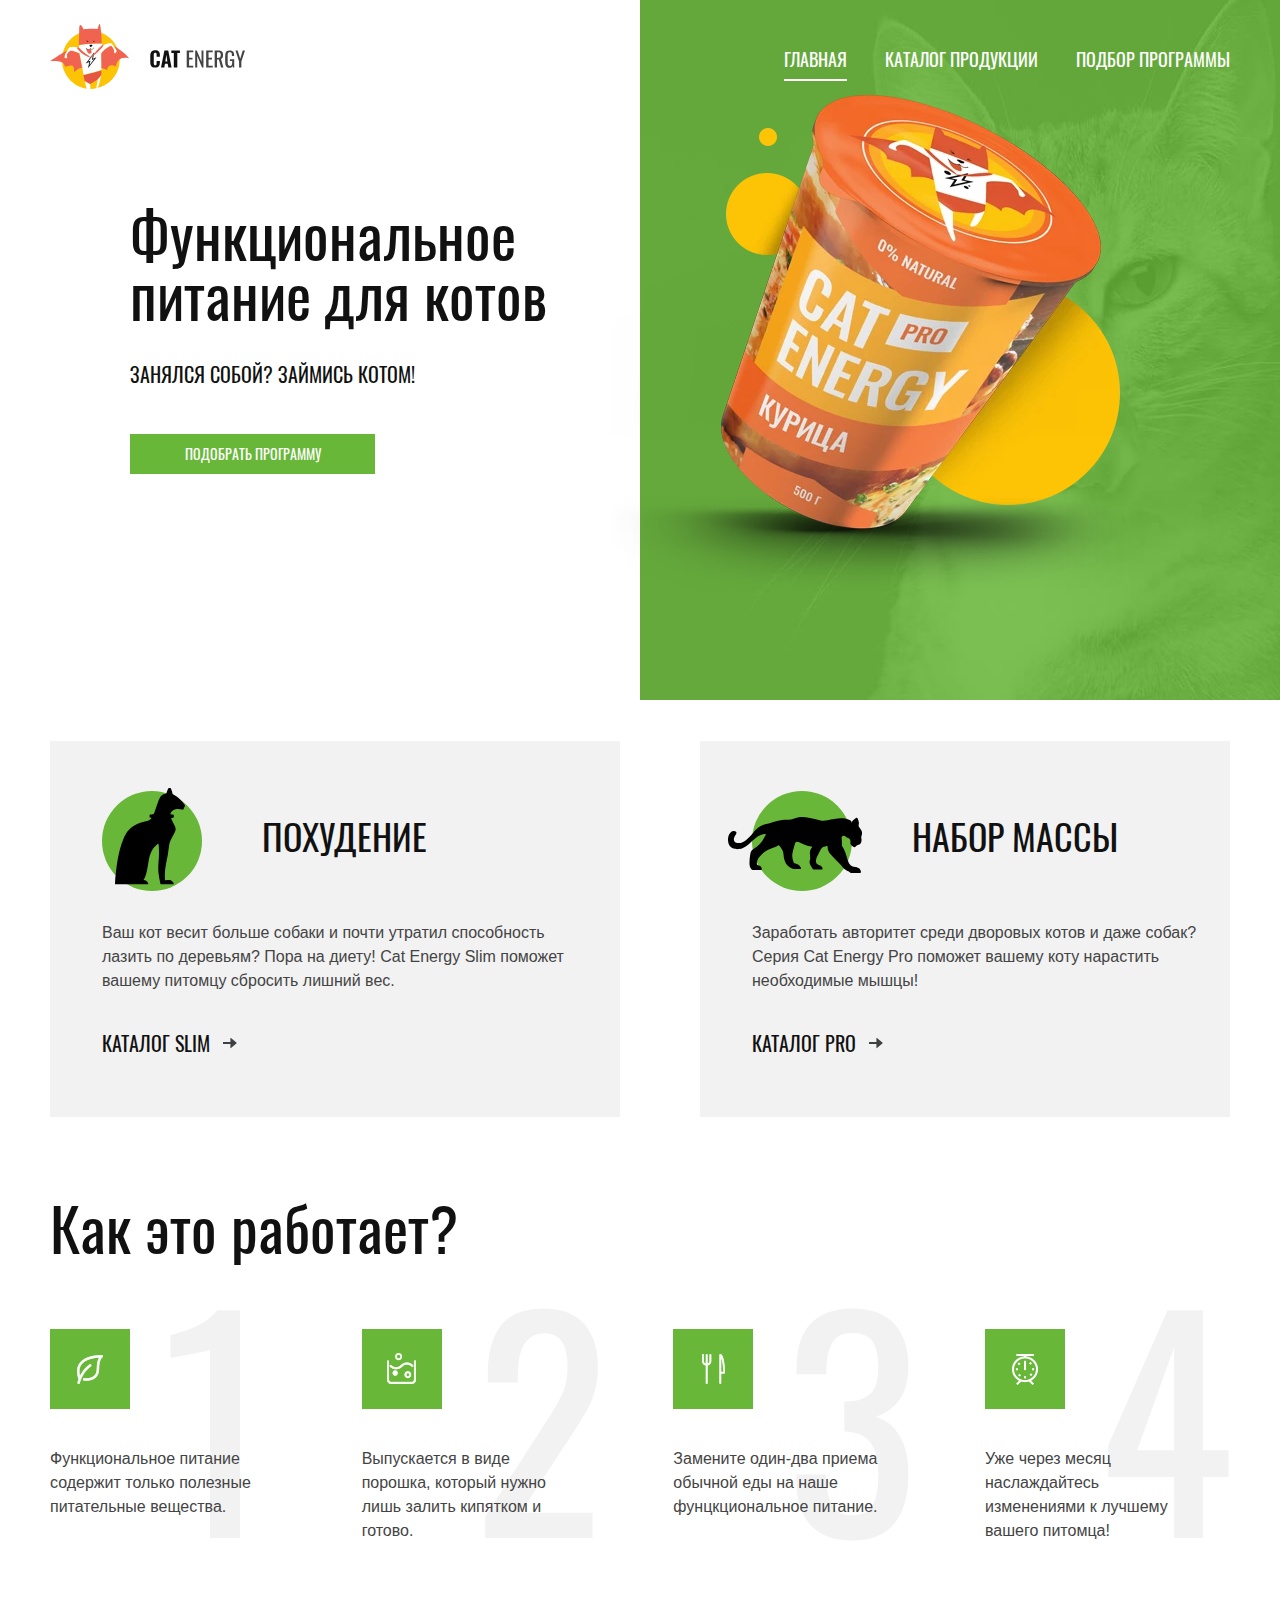
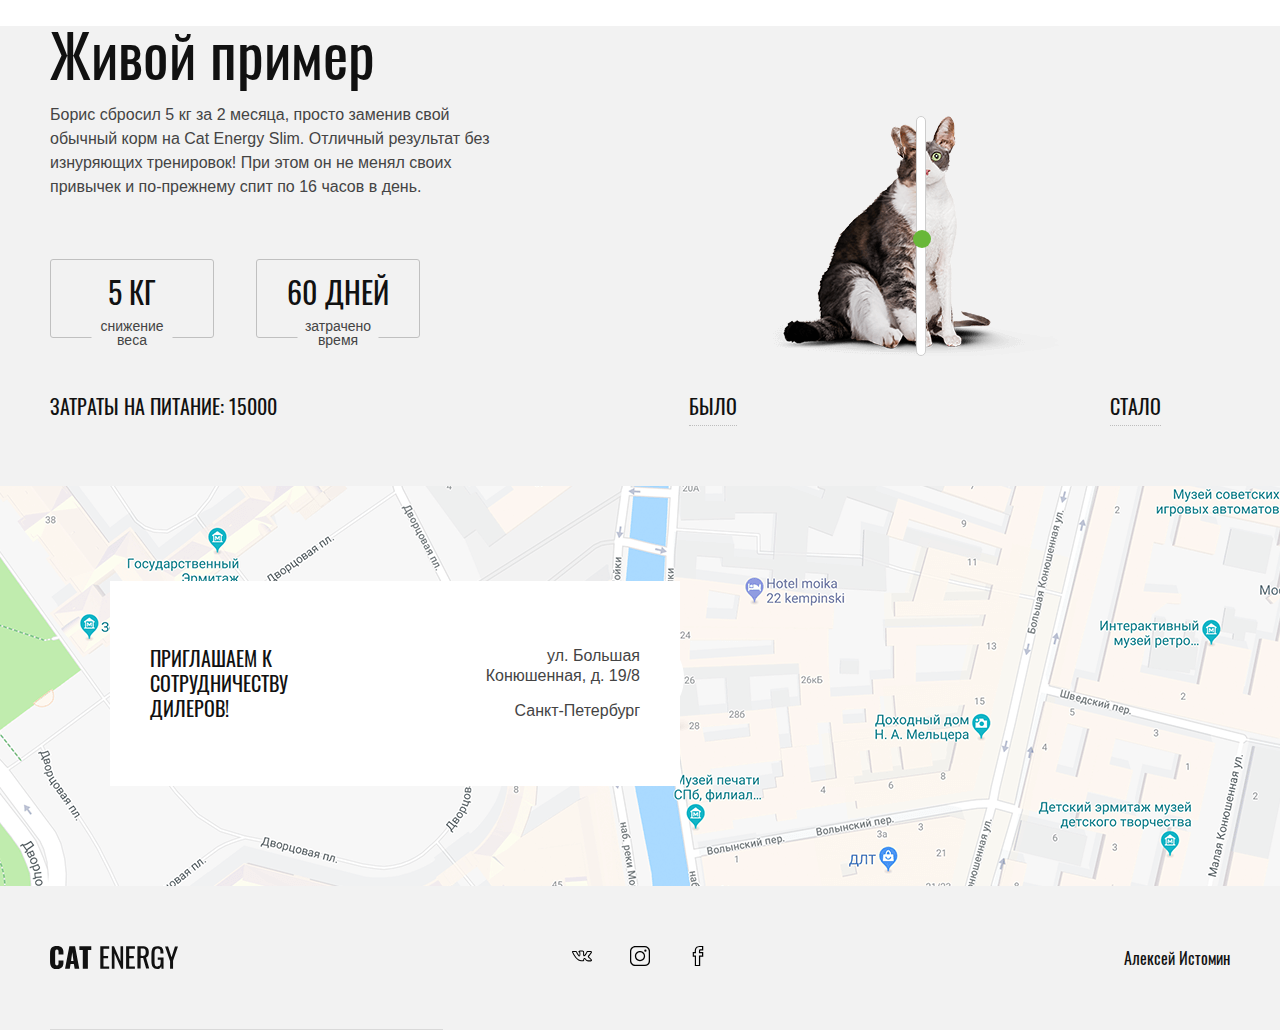
<file: index.html>
<!doctype html>
<html lang="ru" dir="ltr">
<head>
  <meta charset="UTF-8">
  <meta name="viewport"
        content="width=device-width, initial-scale=1.0, minimum-scale=1.0, viewport-fit=cover">
  <meta http-equiv="X-UA-Compatible" content="ie=edge">
  <title>Cat Energy: Функциональное питание для кошек</title>
  <meta name="description" content="Функциональное питание для кошек">
  <meta name="keywords" content="Питание для кошек, кошки, питание">
  <link rel="icon" type="image/x-icon" href="favicon.ico">
  <link rel="apple-touch-icon-precomposed" href="cat--5-152-85909.png">
  <meta name="msapplication-TileColor" content="#ffffff" />
  <meta name="msapplication-TileImage" content="cat--5-144-85909.png">
  <link rel="apple-touch-icon-precomposed" sizes="152x152" href="cat--5-152-85909.png">
  <link rel="apple-touch-icon-precomposed" sizes="144x144" href="cat--5-144-85909.png">
  <link rel="apple-touch-icon-precomposed" sizes="120x120" href="cat--5-120-85909.png">
  <link rel="apple-touch-icon-precomposed" sizes="114x114" href="cat--5-114-85909.png">
  <link rel="apple-touch-icon-precomposed" sizes="72x72" href="cat--5-72-85909.png">
  <link rel="apple-touch-icon-precomposed" href="cat--5-57-85909.png">
  <link rel="icon" href="cat--5-32-85909.png" sizes="32x32">
  <meta name="theme-color" content="#68b738">
  <link rel="preload" href="fonts/oswaldregular.woff2" as="font">
  <link rel="preload" href="fonts/oswaldmedium.woff2" as="font">
  <style>@font-face{font-family:"Oswald";src:url("fonts/oswaldregular.woff2") format("woff2"),url("fonts/oswaldregular.woff") format("woff");font-weight:400;font-style:normal;font-stretch:normal;font-display:swap;unicode-range:u -2054}.container{width:87.5%;margin:0 auto}@media (min-width:660px){.container{width:92.1875%}}@media (min-width:1300px){.container{width:84.722222222%;max-width:1220px}}html{font-family:sans-serif;-ms-text-size-adjust:100%;-webkit-text-size-adjust:100%}body{margin:0}figure,header,main,nav,section{display:block}a{background-color:transparent}h1{font-size:2em;margin:0.67em 0}img{border:0}svg:not(:root){overflow:hidden}figure{margin:1em 40px}button{color:inherit;font:inherit;margin:0}button{overflow:visible}button{text-transform:none}button{-webkit-appearance:button}button::-moz-focus-inner{border:0;padding:0}body{margin:0;font-family:'Oswald','Arial',sans-serif;font-weight:400;color:#111111}img{max-width:100%;height:auto;vertical-align:top}ul{padding:0;margin:0;list-style:none}a{color:#ffffff;text-decoration:none}li{list-style-type:none;margin:0;padding:0}p{margin:0}button{padding:0;border:none;background-color:transparent}.page-header{background-image:url("img/index-background-mobile@1x.jpg");background-repeat:no-repeat;background-position:100% 65px;background-size:contain}@media (-webkit-min-device-pixel-ratio:2),(min-resolution:192dpi){.page-header{background-image:url("img/index-background-mobile@2x.jpg")}}.page-header__logo{margin:0}.page-header__inner{position:relative;padding-top:11px;padding-bottom:15px;display:-webkit-box;display:flex;-webkit-box-pack:justify;justify-content:space-between;-webkit-box-align:center;align-items:center}.page-header__toggle{box-sizing:border-box;height:18px;width:24px;position:relative}.page-header__toggle span{position:absolute;display:block;width:inherit;height:2px;background-color:#222222}.page-header__toggle span:first-child{top:0}.page-header__toggle span:nth-child(2){top:8px}.page-header__toggle span:last-child{top:16px}@media (min-width:660px){.page-header{background-image:none}.page-header__toggle{display:none}.page-header__inner{padding:0;margin-right:auto;flex-shrink:0}.page-header__wrapper{display:-webkit-box;display:flex;-webkit-box-align:start;align-items:flex-start;padding-top:24px}}@media (min-width:1180px){.page-header{background-image:url("img/index-background-desktop@1x.jpg");background-size:50% 700px;background-position:right top}}@media (min-width:1180px) and (-webkit-min-device-pixel-ratio:2),(min-width:1180px) and (min-resolution:192dpi){.page-header{background-image:url("img/index-background-desktop@2x.jpg");background-size:720px 696px}}.main-nav{position:absolute;top:65px;left:0;width:100%;z-index:10}.main-nav--closed{-webkit-transform:scaleY(0);transform:scaleY(0);-webkit-transform-origin:top;transform-origin:top}.main-nav__list{width:100%}.main-nav__item{border-top:1px solid #e6e6e6}.main-nav__item:last-child{border-bottom:1px solid #e6e6e6}.main-nav__link{display:block;box-sizing:border-box;font-family:Oswald,Arial,sans-serif;font-weight:500;color:#111111;background-color:#ffffff;font-size:20px;line-height:20px;text-align:center;padding:23px 0;text-transform:uppercase}@media (min-width:660px){.main-nav{position:relative;top:initial;left:initial;z-index:initial;width:initial}.main-nav--closed{-webkit-transform:none;transform:none}.main-nav__list{display:-webkit-box;display:flex;-webkit-box-pack:start;justify-content:flex-start}.main-nav__item{border:none;margin-right:10px}.main-nav__item:last-child{border:none;margin-right:0}.main-nav__link{position:relative;font-size:18px;line-height:24px}.main-nav__link--active::before{content:"";position:absolute;left:0;bottom:13px;width:100%;height:2px;background-color:#68b738}}@media (min-width:1180px){.main-nav__item{margin-right:38px}.main-nav__link{background-color:transparent;color:#ffffff}.main-nav__link--active::before{background-color:#ffffff}}.title{font-family:Oswald,Arial,sans-serif;font-weight:400;color:#ffffff;font-size:36px;line-height:36px;margin:0}@media (min-width:660px){.title{font-size:60px;line-height:60px}}.intro{display:-webkit-box;display:flex;-webkit-box-orient:vertical;-webkit-box-direction:normal;flex-direction:column;-webkit-box-align:center;align-items:center;margin-bottom:22px}.intro__title{margin-top:26px;margin-bottom:26px;text-align:center}.intro__desc{font-family:'Oswald','Arial',sans-serif;font-weight:400;color:#ffffff;text-transform:uppercase;font-size:14px;line-height:14px;text-align:center;margin-bottom:30px}.intro__btn{width:280px}.intro__break{display:none}@media (min-width:480px){.intro__btn{margin-top:100px}}@media (min-width:660px){.intro{padding-left:90px;position:relative;-webkit-box-align:start;align-items:flex-start;padding-bottom:550px}.intro__title{margin-top:50px;margin-bottom:40px;color:#111111;text-align:left}.intro__break{display:block}.intro__desc{font-size:20px;line-height:20px;color:#111111;margin-bottom:0}.intro__pic{position:absolute;z-index:-1;bottom:0;left:0}.intro__btn{margin-top:40px;width:245px}}@media (min-width:1180px){.intro{padding-left:80px;padding-bottom:245px}.intro__title{margin-top:110px}.intro__btn{margin-top:50px}.intro__pic{z-index:0;right:66px;top:0;bottom:initial;left:initial}}@media (min-width:1300px){.intro__pic{right:200px}}.btn{font-family:'Oswald','Arial',sans-serif;font-size:14px;line-height:18px;color:#ffffff;font-weight:400;text-transform:uppercase;display:block;background-color:#68b738;padding:11px 0;text-align:center}.categories{margin-bottom:30px}.categories__title{color:#111111;font-size:24px;line-height:38px;text-align:left;padding-left:70px;text-transform:uppercase;margin-bottom:36px}.categories__item{position:relative;padding:22px;background-color:#f2f2f2;margin-bottom:20px;background-repeat:no-repeat;z-index:1}.categories__item::before{content:"";position:absolute;width:51px;height:51px;border-radius:50%;background-color:#68b738;top:22px;left:22px;z-index:-1}.categories__item:first-child::after{width:35px;height:49px;background-image:url("img/icon-cat-slim.svg");content:"";position:absolute;top:22px;left:30px}.categories__item:last-child{margin-bottom:0}.categories__item:last-child::after{width:67px;height:28px;background-image:url("img/icon-cat-pro.svg");content:"";position:absolute;top:35px;left:10px}@media (min-width:660px){.categories{margin-bottom:46px}.categories__item{padding-left:52px;padding-top:76px;padding-bottom:60px;max-width:707px;box-sizing:border-box;margin:0 auto;margin-bottom:30px}.categories__item:first-child::after{height:194px;width:140px;top:50%;right:15%;-webkit-transform:translateY(-50%);transform:translateY(-50%);left:initial}.categories__item:last-child{margin-bottom:0}.categories__item:last-child::after{height:113px;width:270px;top:50%;right:5%;-webkit-transform:translateY(-50%);transform:translateY(-50%);left:initial}.categories__item::before{width:200px;height:200px;top:50%;-webkit-transform:translateY(-50%);transform:translateY(-50%);right:10%;left:initial}.categories__title{padding:0;font-size:36px;line-height:38px;margin-bottom:20px}}@media (min-width:1180px){.categories{margin-bottom:80px}.categories__inner{display:-webkit-box;display:flex}.categories__item{margin-bottom:0;margin-right:80px;max-width:570px;padding-right:30px}.categories__item::before{width:100px;height:100px;left:52px;top:100px;right:initial}.categories__item:first-child::after{width:70px;height:97px;left:65px;top:95px}.categories__item:last-child{margin-right:0}.categories__item:last-child::after{width:134px;height:56px;left:28px;top:104px}.categories__title{padding-left:160px;margin-bottom:66px}}@media (min-width:660px){.example__legend br{display:none}}</style>
</head>
<body>

<!-- this svg is a container for svg icons and should not appear on the page.
To emphasise this I use inline style="display: none" -->
<svg xmlns="http://www.w3.org/2000/svg" style="display: none">
  <symbol id="icon-fb-mobile" viewBox="0 0 10 19"><path d="M7.1 19H2v-8.8H0V5.8h1.9c-.1-2 .2-3.4 1.1-4.4C3.8.5 5 .1 6.5 0H10v4.2H7.2c-.1.2-.2.8-.2 1.6h3v4.4H7.1V19zm-4-1h2.8V9.1h2.9V6.8H5.9v-.5c0-1.4 0-2.6.7-3.1l.1-.1h2.1V1H6.5c-1.2.1-2 .4-2.6 1-.8.8-1 2.3-.8 4.2l.1.6H1.1v2.3h2V18z"/></symbol>
  <symbol id="icon-insta-mobile" viewBox="0 0 16 16"><path d="M11.8 1C13.6 1 15 2.4 15 4.2v7.7c0 1.7-1.4 3.1-3.1 3.1H4.2C2.4 15 1 13.6 1 11.8V4.2C1 2.4 2.4 1 4.2 1h7.6m0-1H4.2C1.9 0 0 1.9 0 4.2v7.7C0 14.1 1.9 16 4.2 16h7.7c2.3 0 4.2-1.9 4.2-4.2V4.2C16 1.9 14.1 0 11.8 0z"/><path class="st0" d="M8 4.9c1.7 0 3.1 1.4 3.1 3.1 0 1.7-1.4 3.1-3.1 3.1-1.7 0-3.1-1.4-3.1-3.1 0-1.7 1.4-3.1 3.1-3.1m0-1C5.7 3.9 3.9 5.7 3.9 8s1.8 4.1 4.1 4.1 4.1-1.8 4.1-4.1S10.3 3.9 8 3.9z"/><circle class="st0" cx="12.3" cy="3.7" r=".9"/></symbol>
  <symbol id="icon-vk-mobile" viewBox="0 0 22 12"><path d="M17.6 12c-.3 0-.9-.1-1.5-.5-.5-.3-.9-.7-1.3-1.2-.3-.3-.9-.9-1.1-.9-.2.1-.4.7-.3 1.2 0 .1 0 .6-.3.9-.3.3-.8.4-.9.4h-1.4c-.7 0-3.2-.2-5.4-2.3C2.5 7.1.2 2.2.1 2 0 1.6-.1 1.2.2.9c.3-.3.8-.4 1-.4h3.1c.1 0 .4.1.7.3.3.2.4.5.5.6 0 0 .5 1.1 1.1 2 1 1.5 1.4 1.9 1.5 2 .1-.4.2-1.4.1-2.3 0-.4-.1-.8-.2-1-.1-.1-.3-.2-.5-.2l-.6-.5c0-.5.5-.9.9-1.1.5-.2 1.3-.3 2.3-.3h.5c.9 0 1.2.1 1.6.1 1.2.3 1.2 1.3 1.1 2.5v1.6c0 .3 0 .8.1 1 .2-.1.6-.5 1.5-1.9.6-.9 1-1.9 1.1-2.1.1-.3.4-.7 1.2-.7h3.4c.7 0 1.2.2 1.3.7.2.5.1 1.3-1.7 3.5-.3.3-.5.6-.7.9-.5.4-.9 1-.9 1.1 0 .1.5.5.9.9 1.1.9 1.9 1.7 2.2 2.3.4.6.3 1 .2 1.3-.3.7-1.2.7-1.4.8h-2.8-.1zm-3.9-3.7c.7 0 1.2.6 1.8 1.2.4.4.7.8 1.1 1 .5.3 1 .3 1 .3h2.9c.1 0 .3-.1.4-.1 0 0 0-.1-.1-.1-.3-.5-1-1.3-2-2.1-.9-.7-1.3-1.1-1.4-1.7 0-.6.4-1.1 1.2-2.1.2-.2.4-.5.7-.8 1.1-1.4 1.4-2 1.5-2.3H16.9c0 .4-.5 1.5-1.1 2.4-1.4 2.1-2 2.4-2.5 2.4-.1 0-.3 0-.4-.1-.7-.4-.7-1.4-.7-2.1v-.3-1.3c.1-1.3 0-1.3-.3-1.4-.3-.1-.5-.1-1.4-.1H10c-.5 0-1 0-1.4.1l.2.2c.4.5.4 1.5.4 1.7.1 1.3 0 2.9-.7 3.3-.1 0-.2.1-.4.1-.6 0-1.3-.7-2.5-2.5C5 2.9 4.5 1.8 4.5 1.8s0-.1-.1-.1-.2-.1-.2-.1H1.3h-.1c.4.9 2.5 5 4.8 7.2 2 1.9 4.3 2 4.7 2h1.4s.2 0 .2-.1v-.1c0-.2 0-2 1.2-2.3h.2z"/></symbol>
</svg>


<header class="page-header">
  <div class="container">
    <div class="page-header__wrapper">
      <div class="page-header__inner">
      <a href="index.html" class="page-header__link" aria-label="Главная страница">
        <figure class="page-header__logo">
          <picture>
            <source media="(min-width: 1300px)" srcset="img/logo-desktop.svg">
            <source media="(min-width: 660px)" srcset="img/logo-tablet.svg">
            <img src="img/logo-mobile.svg" alt="Cat Energy" width="195" height="38" class="page-header__img">
          </picture>
        </figure>
      </a>
      <button class="page-header__toggle" type="button" aria-label="Меню">
        <span></span><span></span><span></span>
      </button>
    </div>
    <nav class="main-nav main-nav--closed">
      <ul class="main-nav__list">
        <li class="main-nav__item"><a href="index.html" class="main-nav__link main-nav__link--active" aria-label="Главная">Главная</a></li>
        <li class="main-nav__item"><a href="catalog.html" class="main-nav__link" aria-label="Каталог">Каталог продукции</a></li>
        <li class="main-nav__item"><a href="form.html" class="main-nav__link" aria-label="Подбор программы">Подбор программы</a></li>
      </ul>
    </nav>
    </div>
    <section class="intro">
      <h1 class="intro__title title">Функциональное <br class="intro__break"> питание  для котов</h1>
      <p class="intro__desc">Занялся собой? Займись котом!</p>
      <picture class="intro__pic">
        <source type="image/webp" media="(min-width: 1180px)" srcset="img/index-can-desktop@1x.webp 1x, img/index-can-desktop@2x.webp 2x">
        <source type="image/webp" media="(min-width: 660px)" srcset="img/index-can-tablet@1x.webp 1x, img/index-can-tablet@2x.webp 2x">
        <source type="image/webp" srcset="img/index-can-mobile@1x.webp 1x, img/index-can-mobile@2x.webp 2x">

        <source media="(min-width: 1180px)" srcset="img/index-can-desktop@1x.png 1x, img/index-can-desktop@2x.png 2x">
        <source media="(min-width: 660px)" srcset="img/index-can-tablet@1x.jpg 1x, img/index-can-tablet@2x.jpg 2x">
        <img class="main-header__image" src="img/index-can-mobile@1x.png" srcset="img/index-can-mobile@2x.png 2x" alt="Функциональное питание">
      </picture>
      <a href="#" class="intro__btn btn">Подобрать программу</a>
    </section>
  </div>
</header>
<main class="page-content">
  <section class="categories">
    <div class="container">
      <div class="categories__inner">
        <div class="categories__item">
          <h3 class="categories__title title">Похудение</h3>
          <p class="categories__text">Ваш кот весит больше собаки и почти утратил способность лазить по деревьям? Пора на диету! Cat Energy Slim поможет вашему питомцу сбросить лишний вес.</p>
          <a href="#" class="categories__link">Каталог Slim</a>
        </div>
        <div class="categories__item">
          <h3 class="categories__title title">Набор массы</h3>
          <p class="categories__text">Заработать авторитет среди дворовых котов и даже собак? Серия Cat Energy Pro поможет вашему коту нарастить необходимые мышцы!</p>
          <a href="#" class="categories__link">Каталог Pro</a>
        </div>
      </div>
    </div>
  </section>
  <section class="features">
    <div class="container">
      <h2 class="features__title title">Как это работает?</h2>
      <ul class="features__list">
        <li class="features__item">
          <p class="features__text">Функциональное питание содержит только полезные питательные вещества.</p>
        </li>
        <li class="features__item">
          <p class="features__text">Выпускается в виде порошка, который нужно лишь залить кипятком и готово.</p>
        </li>
        <li class="features__item">
          <p class="features__text">Замените один-два приема обычной еды на наше фунцкциональное питание.</p>
        </li>
        <li class="features__item">
          <p class="features__text">Уже через месяц наслаждайтесь изменениями к лучшему
            вашего питомца!</p>
        </li>
      </ul>
    </div>
  </section>
  <section class="example">
    <div class="container">
      <h2 class="example__title title">Живой пример</h2>
      <div class="example__inner">
        <div class="example__column example__column--width">
          <p class="example__text">Борис сбросил 5 кг за 2 месяца, просто заменив свой обычный корм на Cat Energy Slim. Отличный результат без изнуряющих тренировок! При этом он не менял своих привычек и по-прежнему спит по 16 часов в день.</p>
          <div class="example__results">
            <fieldset class="example__result">
              <legend class="example__legend">снижение <br> веса</legend>
              <span class="example__value">5 кг</span>
            </fieldset>
            <fieldset class="example__result">
              <legend class="example__legend">затрачено <br> время</legend>
              <span class="example__value">60 дней</span>
            </fieldset>
            <p class="example__desc">Затраты на питание: <span class="example__price">15000</span></p>
          </div>
        </div>
        <div class="example__column example__column--margin">
          <div class="example__compare js-comparison-container">
            <figure class="example__before">
              <picture>
                <source type="image/webp" media="(min-width: 1300px)" srcset="img/before-desktop@1x.webp 1x, img/before-desktop@2x.webp 2x">
                <source type="image/webp" media="(min-width: 660px)" srcset="img/before-tablet@1x.webp 1x, img/before-tablet@2x.webp 2x">
                <source type="image/webp" srcset="img/before-mobile@1x.webp 1x, img/before-mobile@2x.webp 2x">
                <source media="(min-width: 1300px)" srcset="img/before-desktop@1x.png 1x, img/before-desktop@2x.png 2x">
                <source media="(min-width: 660px)" srcset="img/before-tablet@1x.png 1x, img/before-tablet@2x.png 2x">
                <img src="img/before-mobile@1x.png" srcset="img/before-mobile@2x.png 2x" alt="До" class="example__img comparison-image">
              </picture>
            </figure>
            <figure class="example__after">
              <picture>
                <source type="image/webp" media="(min-width: 1300px)" srcset="img/after-desktop@1x.webp 1x, img/after-desktop@2x.webp 2x">
                <source type="image/webp" media="(min-width: 660px)" srcset="img/after-tablet@1x.webp 1x, img/after-tablet@2x.webp 2x">
                <source type="image/webp" srcset="img/after-mobile@1x.webp 1x, img/after-mobile@2x.webp 2x">
                <source media="(min-width: 1300px)" srcset="img/after-desktop@1x.png 1x, img/after-desktop@2x.png 2x">
                <source media="(min-width: 660px)" srcset="img/after-tablet@1x.png 1x, img/after-tablet@2x.png 2x">
                <img src="img/after-mobile@1x.png" srcset="img/after-mobile@2x.png 2x" alt="До" class="example__img comparison-image">
              </picture>
            </figure>
          </div>
          <div class="example__range">
              <span class="example__desc example__desc--pl">Было</span>
              <span class="example__desc example__desc--pr">Стало</span>
          </div>
        </div>
      </div>
    </div>
  </section>
</main>
<footer class="page-footer">
  <section class="map">
    <div class="container">
      <div class="map__info">
        <h3 class="map__title title">Приглашаем к сотрудничеству <br> дилеров!</h3>
        <div class="map__address">
          <p class="map__text">ул. Большая Конюшенная, д. 19/8</p>
          <p class="map__text">Санкт-Петербург</p>
        </div>
      </div>
    </div>
    <div id="yandex-map">
      <iframe title="Яндекс карта" src="https://yandex.ru/map-widget/v1/-/CBu6aHdcTA" width="100%" height="100%" allowfullscreen="true"></iframe>
    </div>
  </section>
  <div class="page-footer__inner">
    <div class="container">
      <div class="page-footer__wrapper">
        <a href="#" class="page-footer__link">
          <img src="img/logo-footer.svg" alt="Cat Energy" width="128" height="24" class="page-footer__logo">
        </a>
        <div class="socials">
          <ul class="socials__list">
            <li class="socials__item"><a href="#" class="socials__link socials__link--vk" aria-label="Вконтакте">
              <svg class="socials__icon" width="20" height="20">
                <use x="0" y="0" xlink:href="#icon-vk-mobile"></use>
              </svg>
            </a></li>
            <li class="socials__item"><a href="#" class="socials__link socials__link--insta" aria-label="Инстаграм">
              <svg class="socials__icon" width="20" height="20">
                <use x="0" y="0" xlink:href="#icon-insta-mobile"></use>
              </svg>
            </a></li>
            <li class="socials__item"><a href="#" class="socials__link socials__link--fb" aria-label="Фейсбук">
              <svg class="socials__icon" width="20" height="20">
                <use x="0" y="0" xlink:href="#icon-fb-mobile"></use>
              </svg>
            </a></li>
          </ul>
        </div>
        <a href="https://github.com/webistomin" class="page-footer__link page-footer__link--author">Алексей Истомин</a>
      </div>
    </div>
  </div>
</footer>
<script>
  document.addEventListener('DOMContentLoaded', function () {
    var styles = ['css/style.min.css'];
    styles.forEach(function (path) {
      var link = document.createElement('link');
      link.rel = 'stylesheet';
      link.href = path;
      document.head.appendChild(link);
    });
  });
</script>
<script src="js/script.min.js" defer></script>
<script>
  document.addEventListener('DOMContentLoaded', domReady);

  function domReady() {
    var imageComparisonCollection = document.querySelectorAll('.js-comparison-container');
    for (var i = 0; i < imageComparisonCollection.length; i++) {
      var imageWidget = imageComparisonCollection[i];
      var images = imageWidget.querySelectorAll('.comparison-image');
      new ImageComparison({
        container: imageWidget,
        startPosition: imageWidget.getAttribute('start-position'),
        data: [
          {
            image: images[0],
          },
          {
            image: images[1],
          }
        ],
      });
    }
  }
</script>
</body>
</html>
</file>
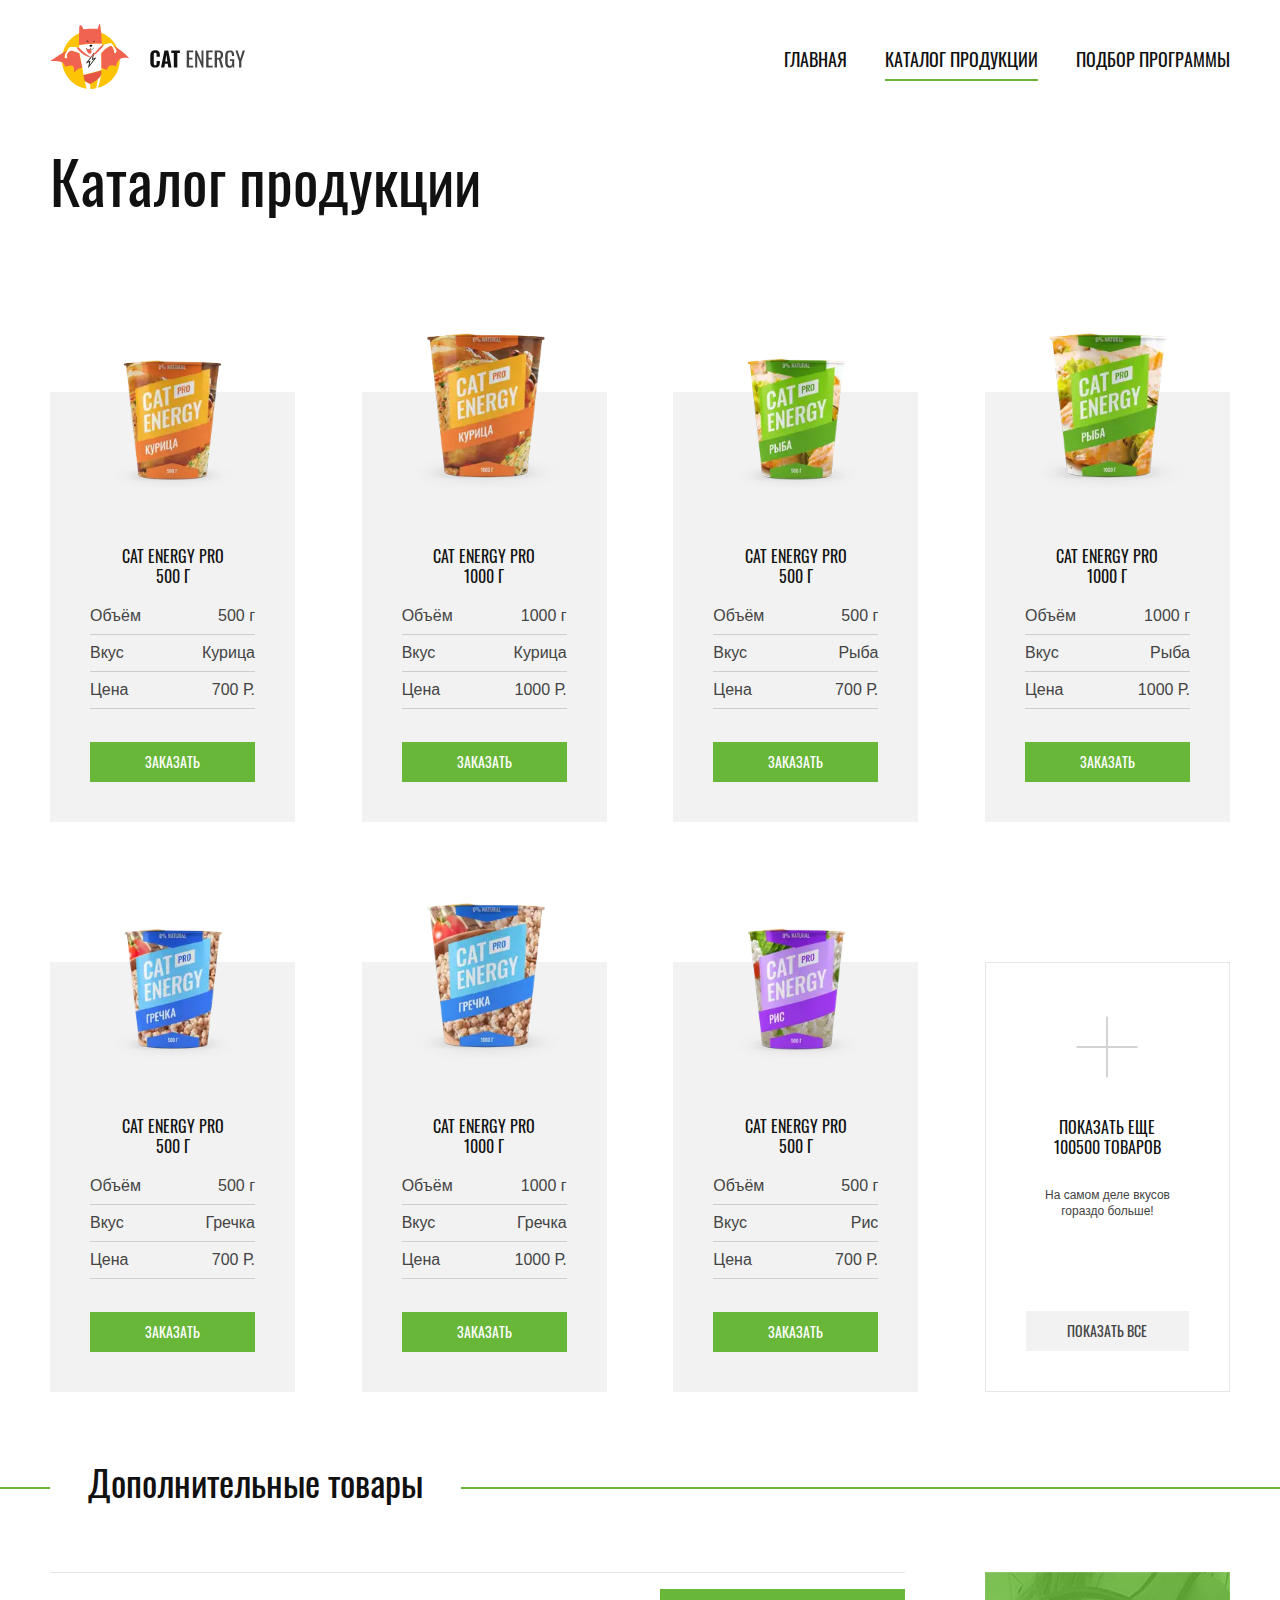
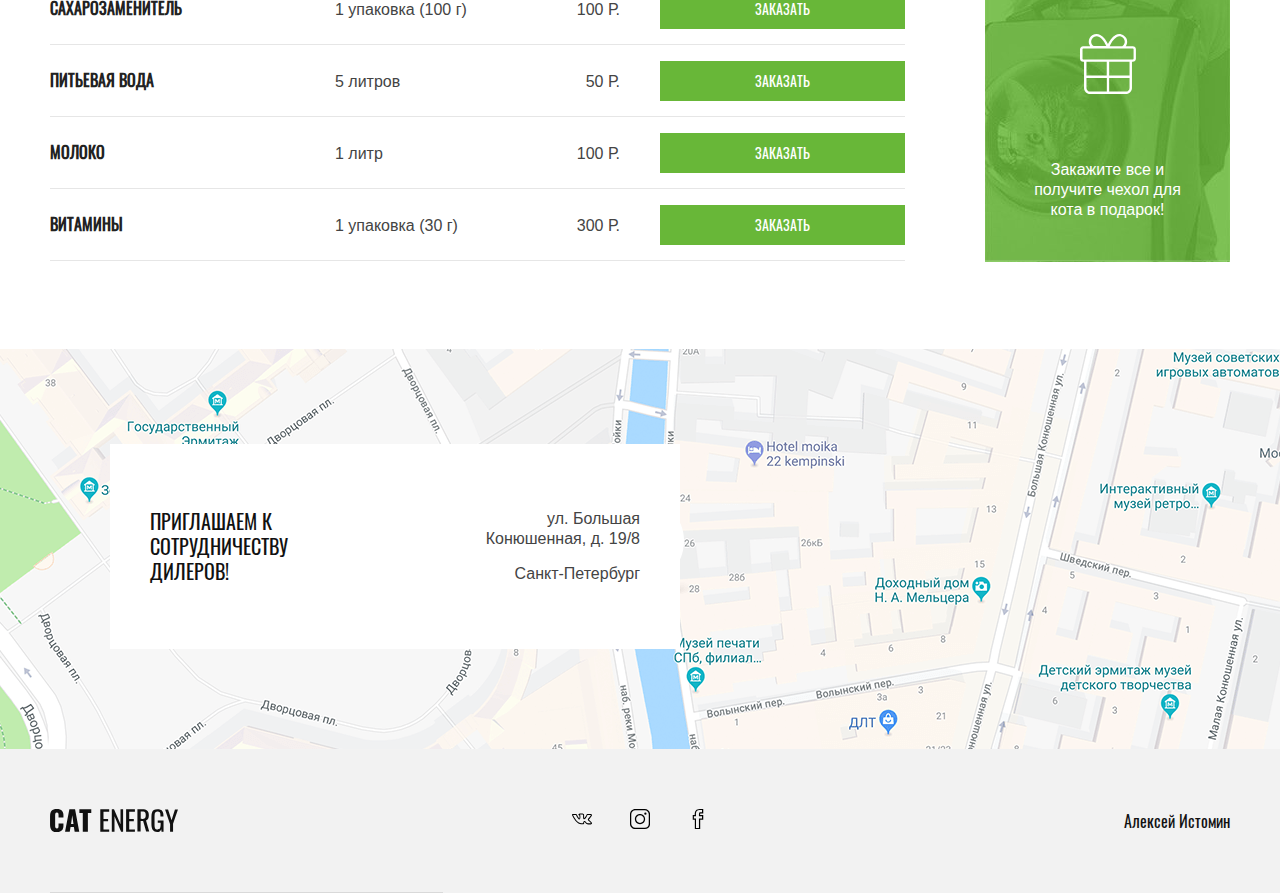
<file: catalog.html>
<!DOCTYPE html>
<html lang="ru" dir="ltr">
<head>
    <meta charset="UTF-8">
    <meta name="viewport"
          content="width=device-width, initial-scale=1.0, minimum-scale=1.0, viewport-fit=cover">
    <meta http-equiv="X-UA-Compatible" content="ie=edge">
    <title>Cat Energy: Функциональное питание для кошек</title>
    <meta name="description" content="Функциональное питание для кошек">
    <meta name="keywords" content="Питание для кошек, кошки, питание">
    <link rel="icon" type="image/x-icon" href="favicon.ico">
    <link rel="apple-touch-icon-precomposed" href="cat--5-152-85909.png">
    <meta name="msapplication-TileColor" content="#ffffff" />
    <meta name="msapplication-TileImage" content="cat--5-144-85909.png">
    <link rel="apple-touch-icon-precomposed" sizes="152x152" href="cat--5-152-85909.png">
    <link rel="apple-touch-icon-precomposed" sizes="144x144" href="cat--5-144-85909.png">
    <link rel="apple-touch-icon-precomposed" sizes="120x120" href="cat--5-120-85909.png">
    <link rel="apple-touch-icon-precomposed" sizes="114x114" href="cat--5-114-85909.png">
    <link rel="apple-touch-icon-precomposed" sizes="72x72" href="cat--5-72-85909.png">
    <link rel="apple-touch-icon-precomposed" href="cat--5-57-85909.png">
    <link rel="icon" href="cat--5-32-85909.png" sizes="32x32">
    <meta name="theme-color" content="#68b738">
    <link rel="preload" href="fonts/oswaldregular.woff2" as="font">
    <link rel="preload" href="fonts/oswaldmedium.woff2" as="font">
  <style>@font-face{font-family:"Oswald";src:url("fonts/oswaldregular.woff2") format("woff2"),url("fonts/oswaldregular.woff") format("woff");font-weight:400;font-style:normal;font-stretch:normal;font-display:swap;unicode-range:u+0020-2074}.container{width:87.5%;margin:0 auto}@media (min-width:660px){.container{width:92.1875%}}@media (min-width:1300px){.container{width:84.722222222%;max-width:1220px}}html{font-family:sans-serif;-ms-text-size-adjust:100%;-webkit-text-size-adjust:100%}body{margin:0}figure,header,main,nav,section{display:block}a{background-color:transparent}h1{font-size:2em;margin:0.67em 0}img{border:0}svg:not(:root){overflow:hidden}figure{margin:1em 40px}button{color:inherit;font:inherit;margin:0}button{overflow:visible}button{text-transform:none}button{-webkit-appearance:button}button::-moz-focus-inner{border:0;padding:0}table{border-collapse:collapse;border-spacing:0}td{padding:0}body{margin:0;font-family:'Oswald','Arial',sans-serif;font-weight:400;color:#111111}img{max-width:100%;height:auto;vertical-align:top}ul{padding:0;margin:0;list-style:none}a{color:#ffffff;text-decoration:none}li{list-style-type:none;margin:0;padding:0}button{padding:0;border:none;background-color:transparent}.page-header--nobg{background-image:none}.page-header__logo{margin:0}.page-header__inner{position:relative;padding-top:11px;padding-bottom:15px;display:-webkit-box;display:flex;-webkit-box-pack:justify;justify-content:space-between;-webkit-box-align:center;align-items:center}.page-header__toggle{box-sizing:border-box;height:18px;width:24px;position:relative}.page-header__toggle span{position:absolute;display:block;width:inherit;height:2px;background-color:#222222}.page-header__toggle span:first-child{top:0}.page-header__toggle span:nth-child(2){top:8px}.page-header__toggle span:last-child{top:16px}@media (min-width:660px){.page-header{background-image:none}.page-header__toggle{display:none}.page-header__inner{padding:0;margin-right:auto;flex-shrink:0}.page-header__wrapper{display:-webkit-box;display:flex;-webkit-box-align:start;align-items:flex-start;padding-top:24px}}@media (min-width:1180px){.page-header--nobg{background-image:none}}.main-nav{position:absolute;top:65px;left:0;width:100%;z-index:10}.main-nav--closed{-webkit-transform:scaleY(0);transform:scaleY(0);-webkit-transform-origin:top;transform-origin:top}.main-nav__list{width:100%}.main-nav__item{border-top:1px solid #e6e6e6}.main-nav__item:last-child{border-bottom:1px solid #e6e6e6}.main-nav__link{display:block;box-sizing:border-box;font-family:Oswald,Arial,sans-serif;font-weight:500;color:#111111;background-color:#ffffff;font-size:20px;line-height:20px;text-align:center;padding:23px 0;text-transform:uppercase}@media (min-width:660px){.main-nav{position:relative;top:initial;left:initial;z-index:initial;width:initial}.main-nav--closed{-webkit-transform:none;transform:none}.main-nav__list{display:-webkit-box;display:flex;-webkit-box-pack:start;justify-content:flex-start}.main-nav__item{border:none;margin-right:10px}.main-nav__item:last-child{border:none;margin-right:0}.main-nav__link{position:relative;font-size:18px;line-height:24px}.main-nav__link--active::before{content:"";position:absolute;left:0;bottom:13px;width:100%;height:2px;background-color:#68b738}}@media (min-width:1180px){.main-nav__item{margin-right:38px}.main-nav__link{background-color:transparent;color:#ffffff}.main-nav__link--active::before{background-color:#ffffff}.main-nav__link--black{color:#111111;background-color:#ffffff}.main-nav__link--black::before{background-color:#68b738}}.title{font-family:Oswald,Arial,sans-serif;font-weight:400;color:#ffffff;font-size:36px;line-height:36px;margin:0}@media (min-width:660px){.title{font-size:60px;line-height:60px}}.btn{font-family:'Oswald','Arial',sans-serif;font-size:14px;line-height:18px;color:#ffffff;font-weight:400;text-transform:uppercase;display:block;background-color:#68b738;padding:11px 0;text-align:center}.catalog{border-top:1px solid #e6e6e6;padding-top:32px;padding-left:20px;padding-right:20px}.catalog__title{color:#111111;margin-top:24px;margin-bottom:42px;text-align:center}.catalog__title--small{width:80px;font-size:16px;line-height:20px;text-transform:uppercase;margin-bottom:12px;text-align:left}.catalog__inner{display:-webkit-box;display:flex;flex-wrap:wrap}.catalog__column{width:50%}.catalog__list{display:-webkit-box;display:flex;-webkit-box-orient:vertical;-webkit-box-direction:normal;flex-direction:column;-webkit-box-align:center;align-items:center}.catalog__item{padding-bottom:24px;position:relative;border-top:1px solid #e6e6e6;width:320px;padding-left:20px;padding-right:20px;box-sizing:border-box}.catalog__btn{margin-top:5px;width:100%}.catalog__desc,.catalog__value{font-family:Arial,sans-serif;font-size:12px;line-height:16px;color:#444444}.catalog__value{text-align:right}.catalog__table{width:100%}@media (min-width:660px){.catalog{width:87.5%;margin:0 auto;padding-left:0;padding-right:0;border-top:none}.catalog__list{-webkit-box-orient:horizontal;-webkit-box-direction:normal;flex-direction:row;flex-wrap:wrap;justify-content:space-around}.catalog__item{max-width:324px;min-height:430px;width:45%;padding:40px;border:none;margin-top:140px;background-color:#f2f2f2}.catalog__inner{-webkit-box-orient:vertical;-webkit-box-direction:normal;flex-direction:column;-webkit-box-align:center;align-items:center}.catalog__column{width:100%;-webkit-box-align:center;align-items:center;display:-webkit-box;display:flex;-webkit-box-orient:vertical;-webkit-box-direction:normal;flex-direction:column}.catalog__column:first-child{display:-webkit-box;display:flex;-webkit-box-orient:vertical;-webkit-box-direction:normal;flex-direction:column;-webkit-box-pack:end;justify-content:flex-end;min-height:194px;position:absolute;left:0;top:-96px}.catalog__title--small{width:110px;text-align:center;margin-top:114px}.catalog__table tr{border-bottom:1px solid #cdcdcd}.catalog__desc{padding:10px 0}.catalog__desc,.catalog__value{font-size:16px}.catalog__btn{margin-top:33px}}@media (min-width:660px) and (min-width:660px){.catalog{width:92.1875%}}@media (min-width:660px) and (min-width:1300px){.catalog{width:84.722222222%;max-width:1220px}}@media (min-width:1180px){.catalog__item{max-width:245px}.catalog__list{-webkit-box-pack:justify;justify-content:space-between}.catalog__title{text-align:left}.catalog__title--small{text-align:center}}</style>
</head>
<body>
<!-- this svg is a container for svg icons and should not appear on the page.
To emphasise this I use inline style="display: none" -->
<svg xmlns="http://www.w3.org/2000/svg" style="display: none">
  <symbol id="icon-fb-mobile" viewBox="0 0 10 19"><path d="M7.1 19H2v-8.8H0V5.8h1.9c-.1-2 .2-3.4 1.1-4.4C3.8.5 5 .1 6.5 0H10v4.2H7.2c-.1.2-.2.8-.2 1.6h3v4.4H7.1V19zm-4-1h2.8V9.1h2.9V6.8H5.9v-.5c0-1.4 0-2.6.7-3.1l.1-.1h2.1V1H6.5c-1.2.1-2 .4-2.6 1-.8.8-1 2.3-.8 4.2l.1.6H1.1v2.3h2V18z"/></symbol>
  <symbol id="icon-insta-mobile" viewBox="0 0 16 16"><path d="M11.8 1C13.6 1 15 2.4 15 4.2v7.7c0 1.7-1.4 3.1-3.1 3.1H4.2C2.4 15 1 13.6 1 11.8V4.2C1 2.4 2.4 1 4.2 1h7.6m0-1H4.2C1.9 0 0 1.9 0 4.2v7.7C0 14.1 1.9 16 4.2 16h7.7c2.3 0 4.2-1.9 4.2-4.2V4.2C16 1.9 14.1 0 11.8 0z"/><path class="st0" d="M8 4.9c1.7 0 3.1 1.4 3.1 3.1 0 1.7-1.4 3.1-3.1 3.1-1.7 0-3.1-1.4-3.1-3.1 0-1.7 1.4-3.1 3.1-3.1m0-1C5.7 3.9 3.9 5.7 3.9 8s1.8 4.1 4.1 4.1 4.1-1.8 4.1-4.1S10.3 3.9 8 3.9z"/><circle class="st0" cx="12.3" cy="3.7" r=".9"/></symbol>
  <symbol id="icon-vk-mobile" viewBox="0 0 22 12"><path d="M17.6 12c-.3 0-.9-.1-1.5-.5-.5-.3-.9-.7-1.3-1.2-.3-.3-.9-.9-1.1-.9-.2.1-.4.7-.3 1.2 0 .1 0 .6-.3.9-.3.3-.8.4-.9.4h-1.4c-.7 0-3.2-.2-5.4-2.3C2.5 7.1.2 2.2.1 2 0 1.6-.1 1.2.2.9c.3-.3.8-.4 1-.4h3.1c.1 0 .4.1.7.3.3.2.4.5.5.6 0 0 .5 1.1 1.1 2 1 1.5 1.4 1.9 1.5 2 .1-.4.2-1.4.1-2.3 0-.4-.1-.8-.2-1-.1-.1-.3-.2-.5-.2l-.6-.5c0-.5.5-.9.9-1.1.5-.2 1.3-.3 2.3-.3h.5c.9 0 1.2.1 1.6.1 1.2.3 1.2 1.3 1.1 2.5v1.6c0 .3 0 .8.1 1 .2-.1.6-.5 1.5-1.9.6-.9 1-1.9 1.1-2.1.1-.3.4-.7 1.2-.7h3.4c.7 0 1.2.2 1.3.7.2.5.1 1.3-1.7 3.5-.3.3-.5.6-.7.9-.5.4-.9 1-.9 1.1 0 .1.5.5.9.9 1.1.9 1.9 1.7 2.2 2.3.4.6.3 1 .2 1.3-.3.7-1.2.7-1.4.8h-2.8-.1zm-3.9-3.7c.7 0 1.2.6 1.8 1.2.4.4.7.8 1.1 1 .5.3 1 .3 1 .3h2.9c.1 0 .3-.1.4-.1 0 0 0-.1-.1-.1-.3-.5-1-1.3-2-2.1-.9-.7-1.3-1.1-1.4-1.7 0-.6.4-1.1 1.2-2.1.2-.2.4-.5.7-.8 1.1-1.4 1.4-2 1.5-2.3H16.9c0 .4-.5 1.5-1.1 2.4-1.4 2.1-2 2.4-2.5 2.4-.1 0-.3 0-.4-.1-.7-.4-.7-1.4-.7-2.1v-.3-1.3c.1-1.3 0-1.3-.3-1.4-.3-.1-.5-.1-1.4-.1H10c-.5 0-1 0-1.4.1l.2.2c.4.5.4 1.5.4 1.7.1 1.3 0 2.9-.7 3.3-.1 0-.2.1-.4.1-.6 0-1.3-.7-2.5-2.5C5 2.9 4.5 1.8 4.5 1.8s0-.1-.1-.1-.2-.1-.2-.1H1.3h-.1c.4.9 2.5 5 4.8 7.2 2 1.9 4.3 2 4.7 2h1.4s.2 0 .2-.1v-.1c0-.2 0-2 1.2-2.3h.2z"/></symbol>
</svg>

<header class="page-header page-header--nobg">
  <div class="container">
    <div class="page-header__wrapper">
      <div class="page-header__inner">
        <a href="index.html" class="page-header__link" aria-label="Главная страница">
          <figure class="page-header__logo">
            <picture>
              <source media="(min-width: 1300px)" srcset="img/logo-desktop.svg">
              <source media="(min-width: 660px)" srcset="img/logo-tablet.svg">
              <img src="img/logo-mobile.svg" alt="Cat Energy" width="195" height="38" class="page-header__img">
            </picture>
          </figure>
        </a>
        <button class="page-header__toggle" type="button" aria-label="Меню">
          <span></span><span></span><span></span>
        </button>
      </div>
      <nav class="main-nav main-nav--closed">
        <ul class="main-nav__list">
          <li class="main-nav__item"><a href="index.html" class="main-nav__link main-nav__link--black " aria-label="Главная">Главная</a></li>
          <li class="main-nav__item"><a href="catalog.html" class="main-nav__link main-nav__link--black main-nav__link--active" aria-label="Каталог">Каталог продукции</a></li>
          <li class="main-nav__item"><a href="form.html" class="main-nav__link main-nav__link--black" aria-label="Подбор программы">Подбор программы</a></li>
        </ul>
      </nav>
    </div>
  </div>
</header>

<main class="page-content">
  <section class="catalog">
      <h1 class="catalog__title title">Каталог продукции</h1>
      <ul class="catalog__list">
        <li class="catalog__item">
          <div class="catalog__inner">
            <div class="catalog__column">
              <a class="catalog__link" href="#">
                <picture>
                  <source type="image/webp" media="(min-width: 1300px)" srcset="img/chicken-small-desktop@1x.webp 1x, img/chicken-small-desktop@2x.webp 2x">
                  <source type="image/webp" media="(min-width: 660px)" srcset="img/chicken-small-tablet@1x.webp 1x, img/chicken-small-tablet@2x.webp 2x">
                  <source type="image/webp" srcset="img/chicken-small-mobile@1x.webp 1x, img/chicken-small-mobile@2x.webp 2x">

                  <source media="(min-width: 1300px)" srcset="img/chicken-small-desktop@1x.png 1x, img/chicken-small-desktop@2x.png 2x">
                  <source media="(min-width: 660px)" srcset="img/chicken-small-tablet@1x.png 1x, img/chicken-small-tablet@2x.png 2x">
                  <img class="catalog__img" src="img/chicken-small-mobile@1x.jpg" srcset="img/chicken-small-mobile@2x.jpg 2x"   alt="Cat energy pro 500 г.">
                </picture>
              </a>
            </div>
            <div class="catalog__column">
              <h3 class="catalog__title catalog__title--small title">Cat energy pro 500 г</h3>
              <table class="catalog__table">
                <tr>
                  <td class="catalog__desc">Объём</td>
                  <td class="catalog__value">500 г</td>
                </tr>
                <tr>
                  <td class="catalog__desc">Вкус</td>
                  <td class="catalog__value">Курица</td>
                </tr>
                <tr>
                  <td class="catalog__desc">Цена</td>
                  <td class="catalog__value">700 Р.</td>
                </tr>
              </table>
            </div>
            <a href="#" class="catalog__btn btn">Заказать</a>
          </div>
        </li>
        <li class="catalog__item">
          <div class="catalog__inner">
            <div class="catalog__column">
              <a class="catalog__link" href="#">
                <picture>
                  <source type="image/webp" media="(min-width: 1300px)" srcset="img/chicken-big-desktop@1x.webp 1x, img/chicken-big-desktop@2x.webp 2x">
                  <source type="image/webp" media="(min-width: 660px)" srcset="img/chicken-big-tablet@1x.webp 1x, img/chicken-big-tablet@2x.webp 2x">
                  <source type="image/webp" srcset="img/chicken-big-mobile@1x.webp 1x, img/chicken-big-mobile@2x.webp 2x">

                  <source media="(min-width: 1300px)" srcset="img/chicken-big-desktop@1x.png 1x, img/chicken-big-desktop@2x.png 2x">
                  <source media="(min-width: 660px)" srcset="img/chicken-big-tablet@1x.png 1x, img/chicken-big-tablet@2x.png 2x">
                  <img class="catalog__img" src="img/chicken-big-mobile@1x.jpg" srcset="img/chicken-big-mobile@2x.jpg 2x"   alt="Cat energy pro 1000 г.">
                </picture>
              </a>
            </div>
            <div class="catalog__column">
              <h3 class="catalog__title catalog__title--small title">Cat energy pro 1000 г</h3>
              <table class="catalog__table">
                <tr>
                  <td class="catalog__desc">Объём</td>
                  <td class="catalog__value">1000 г</td>
                </tr>
                <tr>
                  <td class="catalog__desc">Вкус</td>
                  <td class="catalog__value">Курица</td>
                </tr>
                <tr>
                  <td class="catalog__desc">Цена</td>
                  <td class="catalog__value">1000 Р.</td>
                </tr>
              </table>
            </div>
            <a href="#" class="catalog__btn btn">Заказать</a>
          </div>
        </li>
        <li class="catalog__item">
          <div class="catalog__inner">
            <div class="catalog__column">
              <a class="catalog__link" href="#">
                <picture>
                  <source type="image/webp" media="(min-width: 1300px)" srcset="img/fish-small-desktop@1x.webp 1x, img/fish-small-desktop@2x.webp 2x">
                  <source type="image/webp" media="(min-width: 660px)" srcset="img/fish-small-tablet@1x.webp 1x, img/fish-small-tablet@2x.webp 2x">
                  <source type="image/webp" srcset="img/fish-small-mobile@1x.webp 1x, img/fish-small-mobile@2x.webp 2x">

                  <source media="(min-width: 1300px)" srcset="img/fish-small-desktop@1x.png 1x, img/fish-small-desktop@2x.png 2x">
                  <source media="(min-width: 660px)" srcset="img/fish-small-tablet@1x.png 1x, img/fish-small-tablet@2x.png 2x">
                  <img class="catalog__img" src="img/fish-small-mobile@1x.jpg" srcset="img/fish-small-mobile@2x.jpg 2x"   alt="Cat energy pro 500 г.">
                </picture>
              </a>
            </div>
            <div class="catalog__column">
              <h3 class="catalog__title catalog__title--small title">Cat energy pro 500 г</h3>

              <table class="catalog__table">
                <tr>
                  <td class="catalog__desc">Объём</td>
                  <td class="catalog__value">500 г</td>
                </tr>
                <tr>
                  <td class="catalog__desc">Вкус</td>
                  <td class="catalog__value">Рыба</td>
                </tr>
                <tr>
                  <td class="catalog__desc">Цена</td>
                  <td class="catalog__value">700 Р.</td>
                </tr>
              </table>
            </div>
            <a href="#" class="catalog__btn btn">Заказать</a>
          </div>
        </li>
        <li class="catalog__item">
          <div class="catalog__inner">
            <div class="catalog__column">
              <a class="catalog__link" href="#">
                <picture>
                  <source type="image/webp" media="(min-width: 1300px)" srcset="img/fish-big-desktop@1x.webp 1x, img/fish-big-desktop@2x.webp 2x">
                  <source type="image/webp" media="(min-width: 660px)" srcset="img/fish-big-tablet@1x.webp 1x, img/fish-big-tablet@2x.webp 2x">
                  <source type="image/webp" srcset="img/fish-big-mobile@1x.webp 1x, img/fish-big-mobile@2x.webp 2x">

                  <source media="(min-width: 1300px)" srcset="img/fish-big-desktop@1x.png 1x, img/fish-big-desktop@2x.png 2x">
                  <source media="(min-width: 660px)" srcset="img/fish-big-tablet@1x.png 1x, img/fish-big-tablet@2x.png 2x">
                  <img class="catalog__img" src="img/fish-big-mobile@1x.jpg" srcset="img/fish-big-mobile@2x.jpg 2x"   alt="Cat energy pro 1000 г.">
                </picture>
              </a>
            </div>
            <div class="catalog__column">
              <h3 class="catalog__title catalog__title--small title">Cat energy pro 1000 г</h3>

              <table class="catalog__table">
                <tr>
                  <td class="catalog__desc">Объём</td>
                  <td class="catalog__value">1000 г</td>
                </tr>
                <tr>
                  <td class="catalog__desc">Вкус</td>
                  <td class="catalog__value">Рыба</td>
                </tr>
                <tr>
                  <td class="catalog__desc">Цена</td>
                  <td class="catalog__value">1000 Р.</td>
                </tr>
              </table>
            </div>
            <a href="#" class="catalog__btn btn">Заказать</a>

          </div>
        </li>
        <li class="catalog__item">
          <div class="catalog__inner">
            <div class="catalog__column">
              <a class="catalog__link" href="#">
                <picture>
                  <source type="image/webp" media="(min-width: 1300px)" srcset="img/buckwheat-small-desktop@1x.webp 1x, img/buckwheat-small-desktop@2x.webp 2x">
                  <source type="image/webp" media="(min-width: 660px)" srcset="img/buckwheat-small-tablet@1x.webp 1x, img/buckwheat-small-tablet@2x.webp 2x">
                  <source type="image/webp" srcset="img/buckwheat-small-mobile@1x.webp 1x, img/buckwheat-small-mobile@2x.webp 2x">

                  <source media="(min-width: 1300px)" srcset="img/buckwheat-small-desktop@1x.png 1x, img/buckwheat-small-desktop@2x.png 2x">
                  <source media="(min-width: 660px)" srcset="img/fish-small-tablet@1x.png 1x, img/buckwheat-small-tablet@2x.png 2x">
                  <img class="catalog__img" src="img/buckwheat-small-mobile@1x.jpg" srcset="img/buckwheat-small-mobile@2x.jpg 2x"   alt="Cat energy pro 500 г.">
                </picture>
              </a>
            </div>
            <div class="catalog__column">
              <h3 class="catalog__title catalog__title--small title">Cat energy pro 500 г</h3>

              <table class="catalog__table">
                <tr>
                  <td class="catalog__desc">Объём</td>
                  <td class="catalog__value">500 г</td>
                </tr>
                <tr>
                  <td class="catalog__desc">Вкус</td>
                  <td class="catalog__value">Гречка</td>
                </tr>
                <tr>
                  <td class="catalog__desc">Цена</td>
                  <td class="catalog__value">700 Р.</td>
                </tr>
              </table>
            </div>
            <a href="#" class="catalog__btn btn">Заказать</a>

          </div>
        </li>
        <li class="catalog__item">
          <div class="catalog__inner">
            <div class="catalog__column">
              <a class="catalog__link" href="#">
                <picture>
                  <source type="image/webp" media="(min-width: 1300px)" srcset="img/buckwheat-big-desktop@1x.webp 1x, img/buckwheat-big-desktop@2x.webp 2x">
                  <source type="image/webp" media="(min-width: 660px)" srcset="img/buckwheat-big-tablet@1x.webp 1x, img/buckwheat-big-tablet@2x.webp 2x">
                  <source type="image/webp" srcset="img/buckwheat-big-mobile@1x.webp 1x, img/buckwheat-big-mobile@2x.webp 2x">

                  <source media="(min-width: 1300px)" srcset="img/buckwheat-big-desktop@1x.png 1x, img/buckwheat-big-desktop@2x.png 2x">
                  <source media="(min-width: 660px)" srcset="img/buckwheat-big-tablet@1x.png 1x, img/buckwheat-big-tablet@2x.png 2x">
                  <img class="catalog__img" src="img/buckwheat-big-mobile@1x.jpg" srcset="img/buckwheat-big-mobile@2x.jpg 2x"   alt="Cat energy pro 1000 г.">
                </picture>
              </a>
            </div>
            <div class="catalog__column">
              <h3 class="catalog__title catalog__title--small title">Cat energy pro 1000 г</h3>

              <table class="catalog__table">
                <tr>
                  <td class="catalog__desc">Объём</td>
                  <td class="catalog__value">1000 г</td>
                </tr>
                <tr>
                  <td class="catalog__desc">Вкус</td>
                  <td class="catalog__value">Гречка</td>
                </tr>
                <tr>
                  <td class="catalog__desc">Цена</td>
                  <td class="catalog__value">1000 Р.</td>
                </tr>
              </table>
            </div>
            <a href="#" class="catalog__btn btn">Заказать</a>

          </div>
        </li>
        <li class="catalog__item">
          <div class="catalog__inner">
            <div class="catalog__column">
              <a class="catalog__link" href="#">
                <picture>
                  <source type="image/webp" media="(min-width: 1300px)" srcset="img/rice-small-desktop@1x.webp 1x, img/rice-small-desktop@2x.webp 2x">
                  <source type="image/webp" media="(min-width: 660px)" srcset="img/rice-small-tablet@1x.webp 1x, img/rice-small-tablet@2x.webp 2x">
                  <source type="image/webp" srcset="img/rice-small-mobile@1x.webp 1x, img/rice-small-mobile@2x.webp 2x">

                  <source media="(min-width: 1300px)" srcset="img/rice-small-desktop@1x.png 1x, img/rice-small-desktop@2x.png 2x">
                  <source media="(min-width: 660px)" srcset="img/rice-small-tablet@1x.png 1x, img/rice-small-tablet@2x.png 2x">
                  <img class="catalog__img" src="img/rice-small-mobile@1x.jpg" srcset="img/rice-small-mobile@2x.jpg 2x"   alt="Cat energy pro 500 г.">
                </picture>
              </a>
            </div>
            <div class="catalog__column">
              <h3 class="catalog__title catalog__title--small title">Cat energy pro 500 г</h3>

              <table class="catalog__table">
                <tr>
                  <td class="catalog__desc">Объём</td>
                  <td class="catalog__value">500 г</td>
                </tr>
                <tr>
                  <td class="catalog__desc">Вкус</td>
                  <td class="catalog__value">Рис</td>
                </tr>
                <tr>
                  <td class="catalog__desc">Цена</td>
                  <td class="catalog__value">700 Р.</td>
                </tr>
              </table>
            </div>
            <a href="#" class="catalog__btn btn">Заказать</a>

          </div>
        </li>
        <li class="catalog__item">
          <h3 class="catalog__title catalog__title--width catalog__title--small title">Показать еще 100500 товаров</h3>
          <p class="catalog__text">На самом деле вкусов гораздо больше!</p>
          <a href="#" class="catalog__btn catalog__btn--grey btn">Показать все</a>
        </li>
      </ul>
  </section>
  <section class="additional">
    <div class="container">
      <h2 class="additional__title title">Дополнительные товары</h2>
      <div class="additional__wrapper">
        <div class="additional__column">
          <article class="additional__item">
            <h3 class="additional__name">Сахарозаменитель</h3>
            <div class="additional__inner">
              <span class="additional__quantity">1 упаковка (100 г)</span>
              <span class="additional__cost">100 Р.</span>
            </div>
            <a class="additional__btn btn" href="#">Заказать</a>
          </article>
          <article class="additional__item">
            <h3 class="additional__name">Питьевая вода</h3>
            <div class="additional__inner">
              <span class="additional__quantity">5 литров</span>
              <span class="additional__cost">50 Р.</span>
            </div>
            <a class="additional__btn btn" href="#">Заказать</a>
          </article>
          <article class="additional__item">
            <h3 class="additional__name">Молоко</h3>
            <div class="additional__inner">
              <span class="additional__quantity">1 литр</span>
              <span class="additional__cost">100 Р.</span>
            </div>
            <a class="additional__btn btn" href="#">Заказать</a>
          </article>
          <article class="additional__item">
            <h3 class="additional__name">Витамины</h3>
            <div class="additional__inner">
              <span class="additional__quantity">1 упаковка (30 г)</span>
              <span class="additional__cost">300 Р.</span>
            </div>
            <a class="additional__btn btn" href="#">Заказать</a>
          </article>
        </div>
        <div class="additional__column">
          <a href="#" class="additional__link">
            <span class="additional__text">Закажите все и получите чехол для кота в подарок!</span>
          </a>
        </div>
      </div>
    </div>
  </section>
</main>
<footer class="page-footer">
  <section class="map map--grey">
    <div class="container">
      <div class="map__info">
        <h3 class="map__title title">Приглашаем к сотрудничеству <br> дилеров!</h3>
        <div class="map__address">
          <p class="map__text">ул. Большая Конюшенная, д. 19/8</p>
          <p class="map__text">Санкт-Петербург</p>
        </div>
      </div>
    </div>
    <div id="yandex-map">
      <iframe title="Яндекс карта" src="https://yandex.ru/map-widget/v1/-/CBu6aHdcTA" width="100%" height="100%" allowfullscreen="true"></iframe>
    </div>
  </section>
  <div class="page-footer__inner">
    <div class="container">
      <div class="page-footer__wrapper">
        <a href="#" class="page-footer__link">
          <img src="img/logo-footer.svg" alt="Cat Energy" width="128" height="24" class="page-footer__logo">
        </a>
        <div class="socials">
          <ul class="socials__list">
            <li class="socials__item"><a href="#" class="socials__link socials__link--vk" aria-label="Вконтакте">
              <svg class="socials__icon" width="20" height="20">
                <use x="0" y="0" xlink:href="#icon-vk-mobile"></use>
              </svg>
            </a></li>
            <li class="socials__item"><a href="#" class="socials__link socials__link--insta" aria-label="Инстаграм">
              <svg class="socials__icon" width="20" height="20">
                <use x="0" y="0" xlink:href="#icon-insta-mobile"></use>
              </svg>
            </a></li>
            <li class="socials__item"><a href="#" class="socials__link socials__link--fb" aria-label="Фейсбук">
              <svg class="socials__icon" width="20" height="20">
                <use x="0" y="0" xlink:href="#icon-fb-mobile"></use>
              </svg>
            </a></li>
          </ul>
        </div>
        <a href="https://github.com/webistomin" class="page-footer__link page-footer__link--author">Алексей Истомин</a>
      </div>
    </div>
  </div>
</footer>

<script>
  document.addEventListener('DOMContentLoaded', function () {
    var styles = ['css/style.min.css'];
    styles.forEach(function (path) {
      var link = document.createElement('link');
      link.rel = 'stylesheet';
      link.href = path;
      document.head.appendChild(link);
    });
  });
</script>
<script src="js/script.min.js" defer></script>
</body>
</html>
</file>
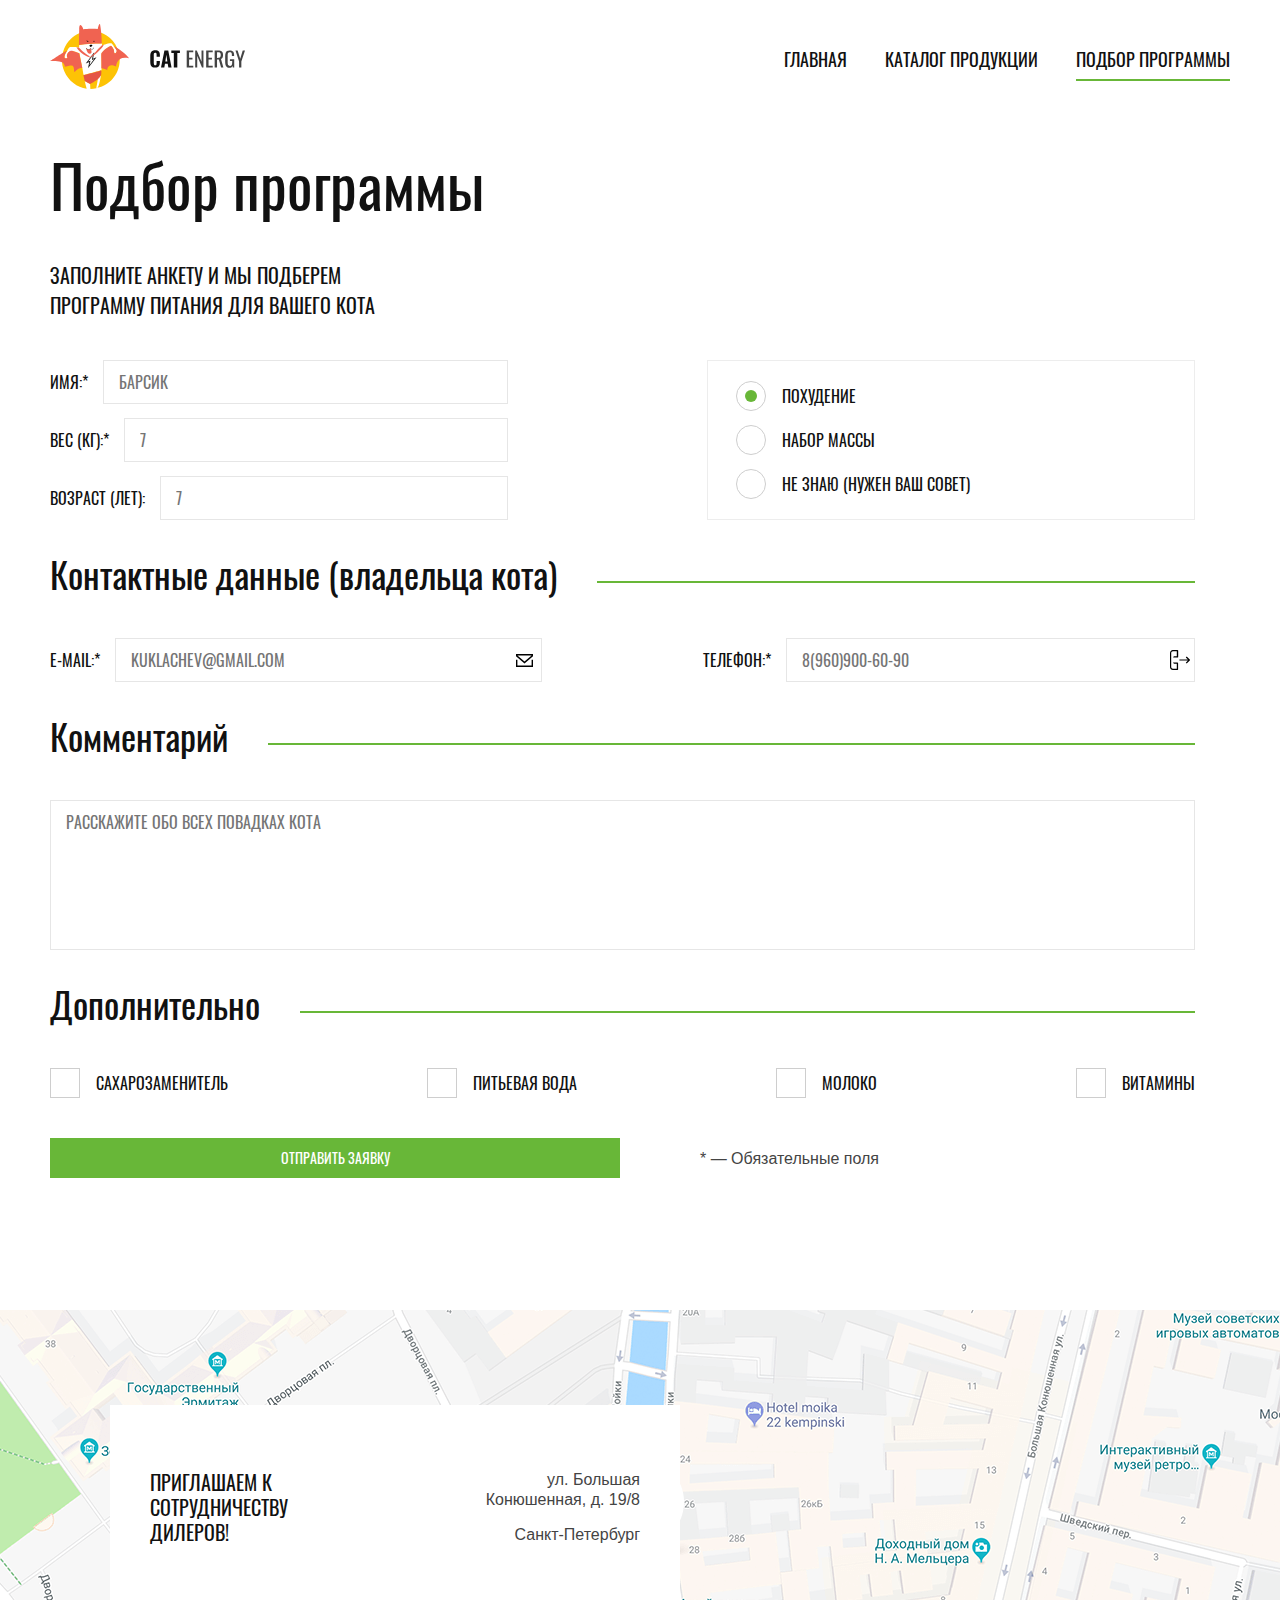
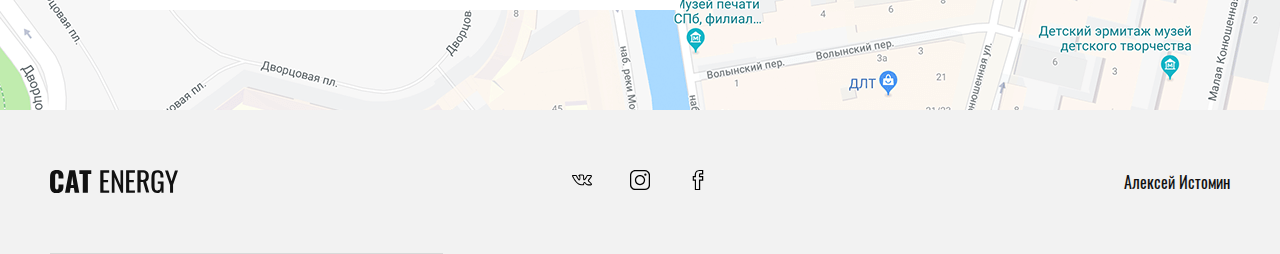
<file: form.html>
<html lang="ru" dir="ltr">
<head>
  <meta charset="UTF-8">
  <meta name="viewport"
        content="width=device-width, initial-scale=1.0, minimum-scale=1.0, viewport-fit=cover">
  <meta http-equiv="X-UA-Compatible" content="ie=edge">
  <title>Cat Energy: Функциональное питание для кошек</title>
  <meta name="description" content="Функциональное питание для кошек">
  <meta name="keywords" content="Питание для кошек, кошки, питание">
  <link rel="icon" type="image/x-icon" href="favicon.ico">
  <link rel="apple-touch-icon-precomposed" href="cat--5-152-85909.png">
  <meta name="msapplication-TileColor" content="#ffffff" />
  <meta name="msapplication-TileImage" content="cat--5-144-85909.png">
  <link rel="apple-touch-icon-precomposed" sizes="152x152" href="cat--5-152-85909.png">
  <link rel="apple-touch-icon-precomposed" sizes="144x144" href="cat--5-144-85909.png">
  <link rel="apple-touch-icon-precomposed" sizes="120x120" href="cat--5-120-85909.png">
  <link rel="apple-touch-icon-precomposed" sizes="114x114" href="cat--5-114-85909.png">
  <link rel="apple-touch-icon-precomposed" sizes="72x72" href="cat--5-72-85909.png">
  <link rel="apple-touch-icon-precomposed" href="cat--5-57-85909.png">
  <link rel="icon" href="cat--5-32-85909.png" sizes="32x32">
  <meta name="theme-color" content="#68b738">
  <link rel="preload" href="fonts/oswaldregular.woff2" as="font">
  <link rel="preload" href="fonts/oswaldmedium.woff2" as="font">
  <style>@font-face{font-family:"Oswald";src:url("fonts/oswaldregular.woff2") format("woff2"),url("fonts/oswaldregular.woff") format("woff");font-weight:400;font-style:normal;font-stretch:normal;font-display:swap;unicode-range:u+0020-2074}.container{width:87.5%;margin:0 auto}@media (min-width:660px){.container{width:92.1875%}}@media (min-width:1300px){.container{width:84.722222222%;max-width:1220px}}html{font-family:sans-serif;-ms-text-size-adjust:100%;-webkit-text-size-adjust:100%}body{margin:0}figure,header,main,nav,section{display:block}a{background-color:transparent}h1{font-size:2em;margin:0.67em 0}img{border:0}svg:not(:root){overflow:hidden}figure{margin:1em 40px}button,input,textarea{color:inherit;font:inherit;margin:0}button{overflow:visible}button{text-transform:none}button{-webkit-appearance:button}button::-moz-focus-inner,input::-moz-focus-inner{border:0;padding:0}input{line-height:normal}input[type="checkbox"],input[type="radio"]{box-sizing:border-box;padding:0}textarea{overflow:auto}body{margin:0;font-family:'Oswald','Arial',sans-serif;font-weight:400;color:#111111}img{max-width:100%;height:auto;vertical-align:top}ul{padding:0;margin:0;list-style:none}a{color:#ffffff;text-decoration:none}li{list-style-type:none;margin:0;padding:0}p{margin:0}button{padding:0;border:none;background-color:transparent}.page-header--nobg{background-image:none}.page-header__logo{margin:0}.page-header__inner{position:relative;padding-top:11px;padding-bottom:15px;display:-webkit-box;display:flex;-webkit-box-pack:justify;justify-content:space-between;-webkit-box-align:center;align-items:center}.page-header__toggle{box-sizing:border-box;height:18px;width:24px;position:relative}.page-header__toggle span{position:absolute;display:block;width:inherit;height:2px;background-color:#222222}.page-header__toggle span:first-child{top:0}.page-header__toggle span:nth-child(2){top:8px}.page-header__toggle span:last-child{top:16px}@media (min-width:660px){.page-header{background-image:none}.page-header__toggle{display:none}.page-header__inner{padding:0;margin-right:auto;flex-shrink:0}.page-header__wrapper{display:-webkit-box;display:flex;-webkit-box-align:start;align-items:flex-start;padding-top:24px}}@media (min-width:1180px){.page-header--nobg{background-image:none}}.main-nav{position:absolute;top:65px;left:0;width:100%;z-index:10}.main-nav--closed{-webkit-transform:scaleY(0);transform:scaleY(0);-webkit-transform-origin:top;transform-origin:top}.main-nav__list{width:100%}.main-nav__item{border-top:1px solid #e6e6e6}.main-nav__item:last-child{border-bottom:1px solid #e6e6e6}.main-nav__link{display:block;box-sizing:border-box;font-family:Oswald,Arial,sans-serif;font-weight:500;color:#111111;background-color:#ffffff;font-size:20px;line-height:20px;text-align:center;padding:23px 0;text-transform:uppercase}@media (min-width:660px){.main-nav{position:relative;top:initial;left:initial;z-index:initial;width:initial}.main-nav--closed{-webkit-transform:none;transform:none}.main-nav__list{display:-webkit-box;display:flex;-webkit-box-pack:start;justify-content:flex-start}.main-nav__item{border:none;margin-right:10px}.main-nav__item:last-child{border:none;margin-right:0}.main-nav__link{position:relative;font-size:18px;line-height:24px}.main-nav__link--active::before{content:"";position:absolute;left:0;bottom:13px;width:100%;height:2px;background-color:#68b738}}@media (min-width:1180px){.main-nav__item{margin-right:38px}.main-nav__link{background-color:transparent;color:#ffffff}.main-nav__link--active::before{background-color:#ffffff}.main-nav__link--black{color:#111111;background-color:#ffffff}.main-nav__link--black::before{background-color:#68b738}}.title{font-family:Oswald,Arial,sans-serif;font-weight:400;color:#ffffff;font-size:36px;line-height:36px;margin:0}@media (min-width:660px){.title{font-size:60px;line-height:60px}}.form{padding-top:32px;margin-bottom:32px}.form__title{color:#111111;margin-bottom:36px}.form__title--small{width:190px;font-size:24px;line-height:24px;margin-top:36px}.form__text{font-size:14px;line-height:18px;text-transform:uppercase;margin-bottom:16px}.form__column{padding-bottom:24px;padding-top:20px}.form__column--border{border-top:1px solid #ededed;border-bottom:1px solid #ededed}.form__inputs{display:-webkit-box;display:flex;-webkit-box-align:center;align-items:center}.form__inner--line{position:relative}.form__inner--line::before{width:80px;height:2px;background-color:#68b738;position:absolute;content:"";top:25px;right:0;z-index:-1}.form__label{font-size:16px;line-height:18px;text-transform:uppercase;margin-right:15px;flex-shrink:0}.form__label--radio{margin-right:0;padding-left:46px;position:relative;padding-top:6px;padding-bottom:6px}.form__label--radio::before{content:"";position:absolute;width:30px;height:30px;box-sizing:border-box;border-radius:50%;border:1px solid #cecece;left:0;top:50%;-webkit-transform:translateY(-50%);transform:translateY(-50%)}input:checked~.form__label--radio::after{content:"";border-radius:50%;left:9px;top:50%;-webkit-transform:translateY(-50%);transform:translateY(-50%);width:12px;height:12px;position:absolute;background-color:#68b738}.form__inputs{margin-bottom:14px}.form__inputs:last-child{margin-bottom:0}.form__input{box-sizing:border-box;width:100%;padding-left:15px;padding-right:45px;padding-top:12px;padding-bottom:12px;font-size:16px;line-height:18px;text-transform:uppercase;border:1px solid #e6e6e6}.form input[type='radio'],.form input[type='checkbox']{display:none}.form__area{width:100%;box-sizing:border-box;padding-left:15px;padding-right:15px;padding-top:12px;font-size:16px;line-height:18px;text-transform:uppercase;border:1px solid #e6e6e6;padding-bottom:12px;min-height:150px;resize:none}@media (min-width:660px){.form{padding-top:60px}.form__text{padding-left:40px;margin-bottom:26px}.form__field{padding-left:40px;padding-right:35px}.form__title{margin-bottom:46px}.form__title--small{font-size:36px;line-height:36px;width:-webkit-max-content;width:-moz-max-content;width:max-content;background-color:#ffffff}.form__column{padding-bottom:72px}.form__column--border{border:1px solid #ededed;padding-left:28px}.form input[type='email']{background-image:url("img/icon-mail.svg");background-size:17px 13px;background-repeat:no-repeat;background-position:98% 50%}.form input[type='tel']{background-image:url("img/icon-phone.svg");background-size:20px 20px;background-repeat:no-repeat;background-position:99% 50%}@-webkit-keyframes autofill{to{color:#666;background:transparent}}.form input:-webkit-autofill{-webkit-animation-name:autofill;-webkit-animation-fill-mode:both}.form__wrapper{display:-webkit-box;display:flex;-webkit-box-pack:justify;justify-content:space-between;flex-wrap:wrap}}@media (min-width:1180px){.form{padding-bottom:60px}.form__field{padding-left:0}.form__text{padding-left:0;width:350px;font-size:20px;line-height:30px}.form__inner--flex{margin-bottom:20px;margin-top:40px;display:-webkit-box;display:flex;-webkit-box-pack:justify;justify-content:space-between}.form__inner--line::before{width:100%}.form__title--small{padding-right:40px}.form__column{width:40%;max-width:570px;padding-bottom:0;padding-top:0}.form__column:last-child{padding-top:20px}.form__inputs--flex{width:43%;max-width:570px;margin-bottom:0}}input:checked~.form__label--checkbox::after { left: 6px; width: 21px; height: 16px; background-image: url(img/icon-tick.svg); }</style>
</head>
<body>
<!-- this svg is a container for svg icons and should not appear on the page.
To emphasise this I use inline style="display: none" -->
<svg xmlns="http://www.w3.org/2000/svg" style="display: none">
  <symbol id="icon-fb-mobile" viewBox="0 0 10 19"><path d="M7.1 19H2v-8.8H0V5.8h1.9c-.1-2 .2-3.4 1.1-4.4C3.8.5 5 .1 6.5 0H10v4.2H7.2c-.1.2-.2.8-.2 1.6h3v4.4H7.1V19zm-4-1h2.8V9.1h2.9V6.8H5.9v-.5c0-1.4 0-2.6.7-3.1l.1-.1h2.1V1H6.5c-1.2.1-2 .4-2.6 1-.8.8-1 2.3-.8 4.2l.1.6H1.1v2.3h2V18z"/></symbol>
  <symbol id="icon-insta-mobile" viewBox="0 0 16 16"><path d="M11.8 1C13.6 1 15 2.4 15 4.2v7.7c0 1.7-1.4 3.1-3.1 3.1H4.2C2.4 15 1 13.6 1 11.8V4.2C1 2.4 2.4 1 4.2 1h7.6m0-1H4.2C1.9 0 0 1.9 0 4.2v7.7C0 14.1 1.9 16 4.2 16h7.7c2.3 0 4.2-1.9 4.2-4.2V4.2C16 1.9 14.1 0 11.8 0z"/><path class="st0" d="M8 4.9c1.7 0 3.1 1.4 3.1 3.1 0 1.7-1.4 3.1-3.1 3.1-1.7 0-3.1-1.4-3.1-3.1 0-1.7 1.4-3.1 3.1-3.1m0-1C5.7 3.9 3.9 5.7 3.9 8s1.8 4.1 4.1 4.1 4.1-1.8 4.1-4.1S10.3 3.9 8 3.9z"/><circle class="st0" cx="12.3" cy="3.7" r=".9"/></symbol>
  <symbol id="icon-vk-mobile" viewBox="0 0 22 12"><path d="M17.6 12c-.3 0-.9-.1-1.5-.5-.5-.3-.9-.7-1.3-1.2-.3-.3-.9-.9-1.1-.9-.2.1-.4.7-.3 1.2 0 .1 0 .6-.3.9-.3.3-.8.4-.9.4h-1.4c-.7 0-3.2-.2-5.4-2.3C2.5 7.1.2 2.2.1 2 0 1.6-.1 1.2.2.9c.3-.3.8-.4 1-.4h3.1c.1 0 .4.1.7.3.3.2.4.5.5.6 0 0 .5 1.1 1.1 2 1 1.5 1.4 1.9 1.5 2 .1-.4.2-1.4.1-2.3 0-.4-.1-.8-.2-1-.1-.1-.3-.2-.5-.2l-.6-.5c0-.5.5-.9.9-1.1.5-.2 1.3-.3 2.3-.3h.5c.9 0 1.2.1 1.6.1 1.2.3 1.2 1.3 1.1 2.5v1.6c0 .3 0 .8.1 1 .2-.1.6-.5 1.5-1.9.6-.9 1-1.9 1.1-2.1.1-.3.4-.7 1.2-.7h3.4c.7 0 1.2.2 1.3.7.2.5.1 1.3-1.7 3.5-.3.3-.5.6-.7.9-.5.4-.9 1-.9 1.1 0 .1.5.5.9.9 1.1.9 1.9 1.7 2.2 2.3.4.6.3 1 .2 1.3-.3.7-1.2.7-1.4.8h-2.8-.1zm-3.9-3.7c.7 0 1.2.6 1.8 1.2.4.4.7.8 1.1 1 .5.3 1 .3 1 .3h2.9c.1 0 .3-.1.4-.1 0 0 0-.1-.1-.1-.3-.5-1-1.3-2-2.1-.9-.7-1.3-1.1-1.4-1.7 0-.6.4-1.1 1.2-2.1.2-.2.4-.5.7-.8 1.1-1.4 1.4-2 1.5-2.3H16.9c0 .4-.5 1.5-1.1 2.4-1.4 2.1-2 2.4-2.5 2.4-.1 0-.3 0-.4-.1-.7-.4-.7-1.4-.7-2.1v-.3-1.3c.1-1.3 0-1.3-.3-1.4-.3-.1-.5-.1-1.4-.1H10c-.5 0-1 0-1.4.1l.2.2c.4.5.4 1.5.4 1.7.1 1.3 0 2.9-.7 3.3-.1 0-.2.1-.4.1-.6 0-1.3-.7-2.5-2.5C5 2.9 4.5 1.8 4.5 1.8s0-.1-.1-.1-.2-.1-.2-.1H1.3h-.1c.4.9 2.5 5 4.8 7.2 2 1.9 4.3 2 4.7 2h1.4s.2 0 .2-.1v-.1c0-.2 0-2 1.2-2.3h.2z"/></symbol>
</svg>

<header class="page-header page-header--nobg">
  <div class="container">
    <div class="page-header__wrapper">
      <div class="page-header__inner">
        <a href="index.html" class="page-header__link" aria-label="Главная страница">
          <figure class="page-header__logo">
            <picture>
              <source media="(min-width: 1300px)" srcset="img/logo-desktop.svg">
              <source media="(min-width: 660px)" srcset="img/logo-tablet.svg">
              <img src="img/logo-mobile.svg" alt="Cat Energy" width="195" height="38" class="page-header__img">
            </picture>
          </figure>
        </a>
        <button class="page-header__toggle" type="button" aria-label="Меню">
          <span></span><span></span><span></span>
        </button>
      </div>
      <nav class="main-nav main-nav--closed">
        <ul class="main-nav__list">
          <li class="main-nav__item"><a href="index.html" class="main-nav__link main-nav__link--black " aria-label="Главная">Главная</a></li>
          <li class="main-nav__item"><a href="catalog.html" class="main-nav__link main-nav__link--black" aria-label="Каталог">Каталог продукции</a></li>
          <li class="main-nav__item"><a href="form.html" class="main-nav__link main-nav__link--black main-nav__link--active" aria-label="Подбор программы">Подбор программы</a></li>
        </ul>
      </nav>
    </div>
  </div>
</header>

<main class="page-content">
  <section class="form">
    <div class="container">
      <h1 class="form__title title">Подбор программы</h1>
      <p class="form__text">Заполните анкету и мы подберем
        программу питания для вашего кота</p>
      <form action="" class="form__field">
        <div class="form__inner form__inner--flex">
          <div class="form__column">
            <div class="form__inputs">
              <label for="name" class="form__label">Имя:*</label>
              <input type="text" class="form__input" placeholder="Барсик" id="name">
            </div>
            <div class="form__inputs">
              <label for="weight" class="form__label">Вес (КГ):*</label>
              <input type="text" class="form__input" placeholder="7" id="weight">
            </div>
            <div class="form__inputs">
              <label for="age" class="form__label">Возраст (лет):</label>
              <input type="text" class="form__input" placeholder="7" id="age">
            </div>
          </div>
          <div class="form__column form__column--border">
            <div class="form__inputs">
              <input type="radio" class="form__input" id="losing" name="radio" checked>
              <label for="losing" class="form__label form__label--radio" tabindex="0">Похудение</label>
            </div>
            <div class="form__inputs">
              <input type="radio" class="form__input" placeholder="Барсик" id="gathering" name="radio">
              <label for="gathering" class="form__label form__label--radio" tabindex="0">Набор массы</label>
            </div>
            <div class="form__inputs">
              <input type="radio" class="form__input" placeholder="Барсик" id="dontknow" name="radio">
              <label for="dontknow" class="form__label form__label--radio" tabindex="0">Не знаю (нужен ваш совет)</label>
            </div>
          </div>
        </div>
        <div class="form__inner form__inner--line">
          <h2 class="form__title form__title--small title">Контактные данные (владельца кота)</h2>
          <div class="form__wrapper">
            <div class="form__inputs form__inputs--flex">
              <label for="email" class="form__label">E-mail:*</label>
              <input type="email" class="form__input" placeholder="KUKLACHEV@GMAIL.COM" id="email">
            </div>
            <div class="form__inputs form__inputs--flex">
              <label for="phone" class="form__label">Телефон:*</label>
              <input type="tel" class="form__input" placeholder="8(960)900-60-90" id="phone">
            </div>
          </div>
        </div>
        <div class="form__inner form__inner--line">
          <h2 class="form__title form__title--small title">Комментарий</h2>
          <textarea name="message" id="message" class="form__area" placeholder="Расскажите обо всех повадках кота"></textarea>
        </div>
        <div class="form__inner form__inner--line">
          <h2 class="form__title form__title--small title">Дополнительно</h2>
          <div class="form__wrapper">
            <div class="form__inputs form__inputs--width">
              <input type="checkbox" class="form__input" id="sweetener">
              <label for="sweetener" class="form__label form__label--checkbox" tabindex="0">Сахарозаменитель</label>
            </div>
            <div class="form__inputs form__inputs--width">
              <input type="checkbox" class="form__input" id="water">
              <label for="water" class="form__label form__label--checkbox" tabindex="0">Питьевая вода</label>
            </div>
            <div class="form__inputs form__inputs--width">
              <input type="checkbox" class="form__input" id="milk">
              <label for="milk" class="form__label form__label--checkbox" tabindex="0">Молоко</label>
            </div>
            <div class="form__inputs form__inputs--width">
              <input type="checkbox" class="form__input" id="vitamins">
              <label for="vitamins" class="form__label form__label--checkbox" tabindex="0">Витамины</label>
            </div>
          </div>
        </div>
        <div class="form__inner form__inner--row">
          <button class="form__btn btn" type="submit">Отправить заявку</button>
          <p class="form__desc">* — Обязательные поля</p>
        </div>
      </form>
    </div>
  </section>
</main>

<footer class="page-footer">
  <section class="map">
    <div class="container">
      <div class="map__info">
        <h3 class="map__title title">Приглашаем к сотрудничеству <br> дилеров!</h3>
        <div class="map__address">
          <p class="map__text">ул. Большая Конюшенная, д. 19/8</p>
          <p class="map__text">Санкт-Петербург</p>
        </div>
      </div>
    </div>
    <div id="yandex-map">
      <iframe title="Яндекс карта" src="https://yandex.ru/map-widget/v1/-/CBu6aHdcTA" width="100%" height="100%" allowfullscreen="true"></iframe>
    </div>
  </section>
  <div class="page-footer__inner">
    <div class="container">
      <div class="page-footer__wrapper">
        <a href="#" class="page-footer__link">
          <img src="img/logo-footer.svg" alt="Cat Energy" width="128" height="24" class="page-footer__logo">
        </a>
        <div class="socials">
          <ul class="socials__list">
            <li class="socials__item"><a href="#" class="socials__link socials__link--vk" aria-label="Вконтакте">
              <svg class="socials__icon" width="20" height="20">
                <use x="0" y="0" xlink:href="#icon-vk-mobile"></use>
              </svg>
            </a></li>
            <li class="socials__item"><a href="#" class="socials__link socials__link--insta" aria-label="Инстаграм">
              <svg class="socials__icon" width="20" height="20">
                <use x="0" y="0" xlink:href="#icon-insta-mobile"></use>
              </svg>
            </a></li>
            <li class="socials__item"><a href="#" class="socials__link socials__link--fb" aria-label="Фейсбук">
              <svg class="socials__icon" width="20" height="20">
                <use x="0" y="0" xlink:href="#icon-fb-mobile"></use>
              </svg>
            </a></li>
          </ul>
        </div>
        <a href="https://github.com/webistomin" class="page-footer__link page-footer__link--author">Алексей Истомин</a>
      </div>
    </div>
  </div>
</footer>

<script>
  document.addEventListener('DOMContentLoaded', function () {
    var styles = ['css/style.min.css'];
    styles.forEach(function (path) {
      var link = document.createElement('link');
      link.rel = 'stylesheet';
      link.href = path;
      document.head.appendChild(link);
    });
  });
</script>
<script src="js/script.min.js" defer></script>
</body>
</html>
</file>
